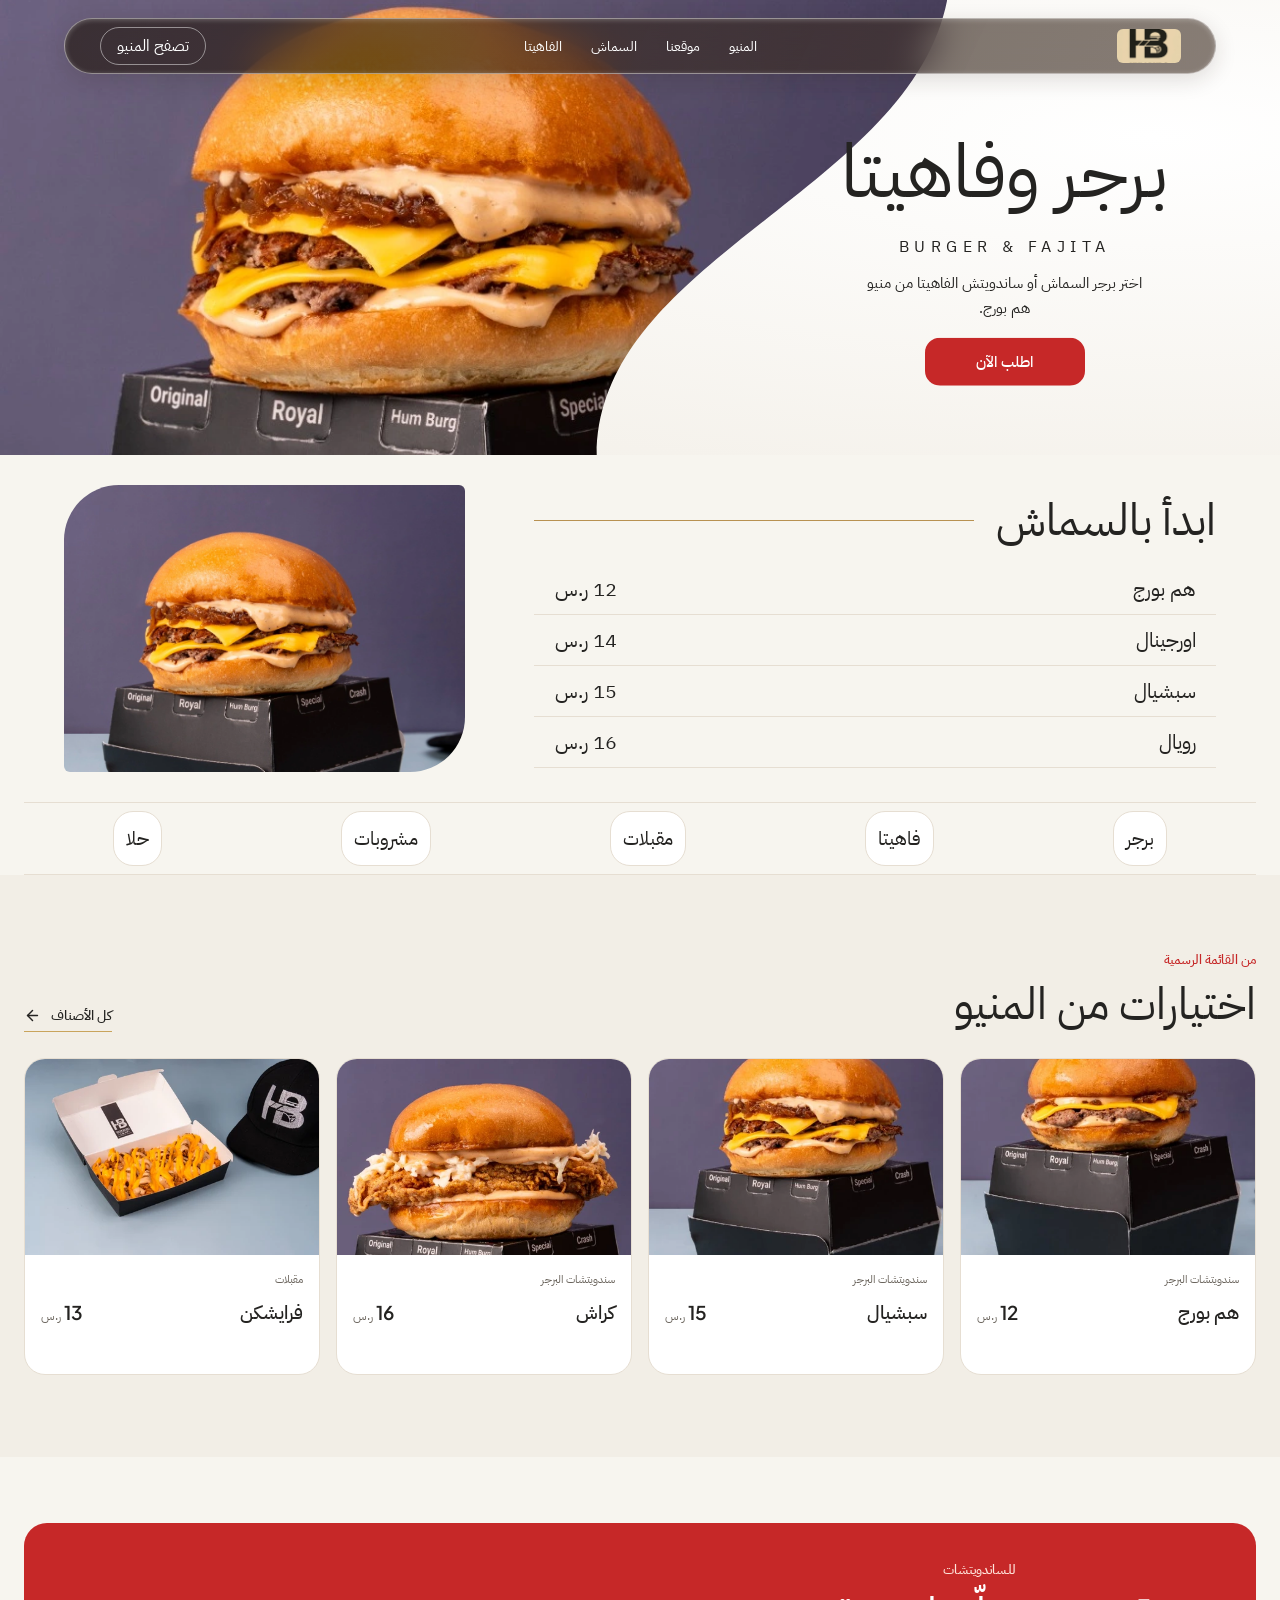
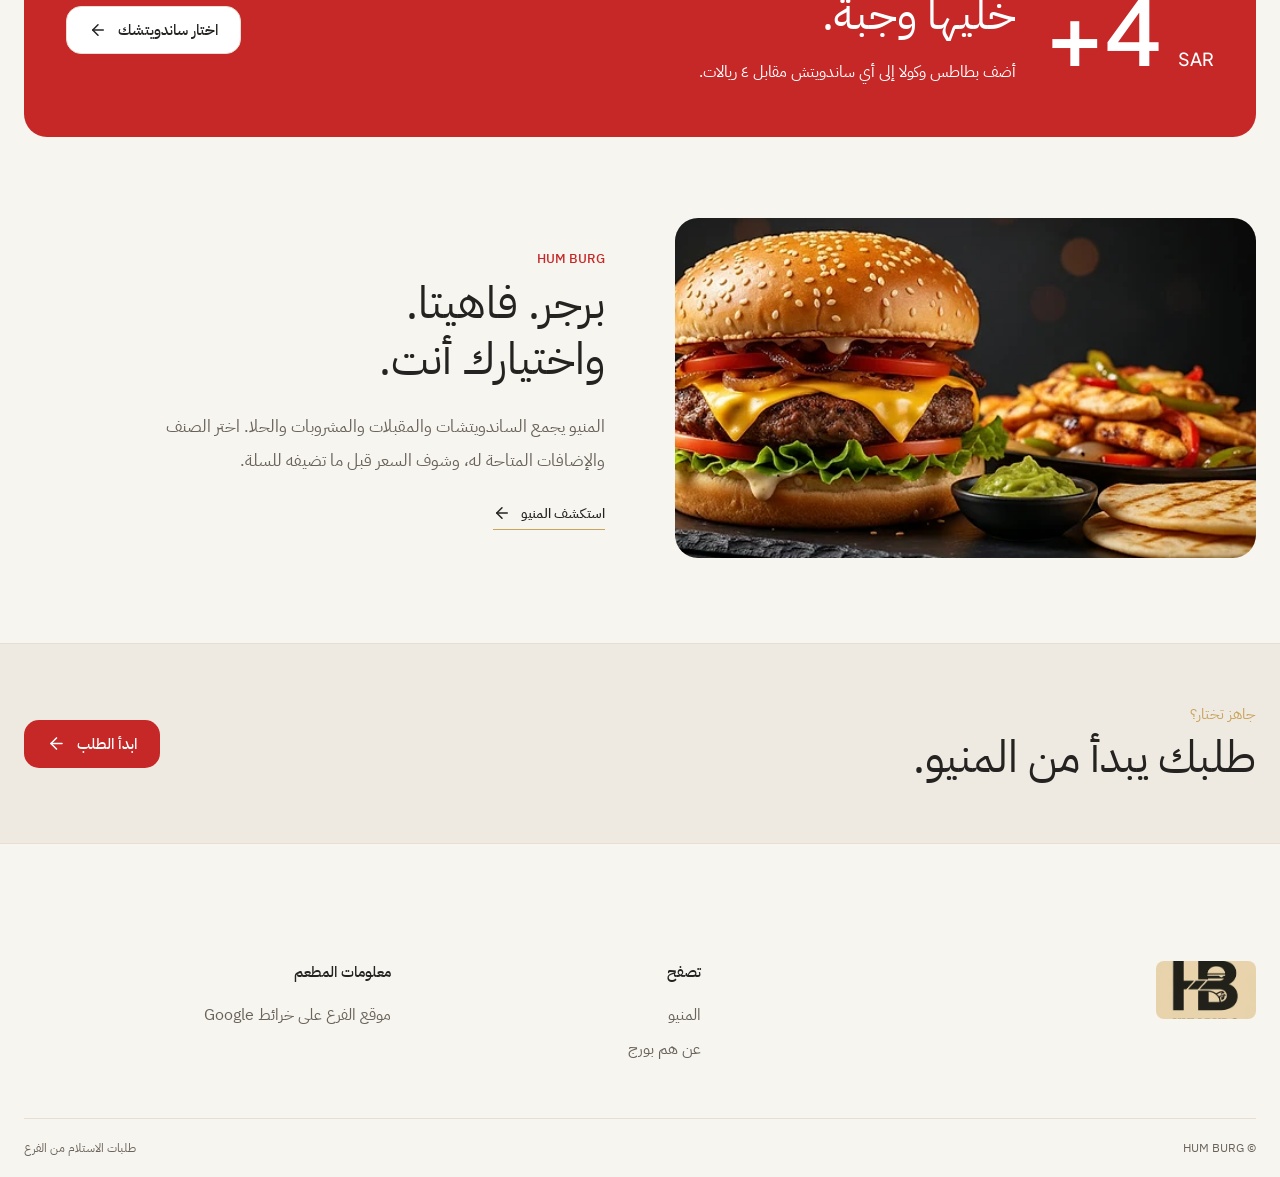
<file: index.html>
<!doctype html><html lang="ar" dir="rtl" data-theme="day" style="color-scheme: light;"><head><link rel="stylesheet" href="./site.css?v=brand2"><meta charset="utf-8"><meta name="viewport" content="width=device-width, initial-scale=1"><title>هم بورج | HUM BURG</title><meta name="description" content="سندويتشات البرجر والفاهيتا بطابع هم بورج."></head><body><div hidden=""><!--$--><!--/$--></div><!--$--><main class="storefront"><header class="site-header glass-bar"><div class="header-inner"><a class="official-logo" href="./index.html" aria-label="هم بورج، الرئيسية"><img src="./assets/hum-burg-logo-original.jpg" width="106" height="61" alt="شعار HUM BURG الرسمي"></a><nav class="site-nav" aria-label="التنقل الرئيسي"><a href="./menu.html">المنيو</a><a href="https://maps.app.goo.gl/qqPLdEoL6raRK5sS6?g_st=aw">موقعنا</a><a href="#smash">السماش</a><a href="./menu.html?category=فاهيتا">الفاهيتا</a></nav><a class="preview-order" href="./menu.html">تصفح المنيو</a></div></header><section class="cover-curve"><svg width="0" height="0" aria-hidden="true"><defs><clipPath id="burger-curve" clipPathUnits="objectBoundingBox"><path d="M0 0H1C.96 .42 .63 .57 .63 1H0Z"></path></clipPath></defs></svg><img class="cover-photo" src="./images/brand/house-burger.webp" alt="برجر هم بورج" fetchpriority="high"><div class="cover-title"><h1>برجر وفاهيتا</h1><span dir="ltr">BURGER &amp; FAJITA</span><p>اختر برجر السماش أو ساندويتش الفاهيتا من منيو هم بورج.</p><a class="button button-red" href="./menu.html">اطلب الآن</a></div></section><section class="paper-menu" id="smash"><div class="paper-entries"><h2>ابدأ بالسماش</h2><a class="paper-entry" href="./menu.html?item=hum-burg"><span>هم بورج</span><span>12 ر.س</span></a><a class="paper-entry" href="./menu.html?item=original"><span>اورجينال</span><span>14 ر.س</span></a><a class="paper-entry" href="./menu.html?item=special"><span>سبشيال</span><span>15 ر.س</span></a><a class="paper-entry" href="./menu.html?item=royal"><span>رويال</span><span>16 ر.س</span></a></div><img class="paper-photo smash-photo" src="./images/brand/house-burger.webp" alt="برجر هم بورج"></section><nav class="house-index page-width" id="categories" aria-label="أقسام المنيو"><a class="category-card" href="./menu.html?category=%D8%A8%D8%B1%D8%AC%D8%B1">برجر</a><a class="category-card" href="./menu.html?category=%D9%81%D8%A7%D9%87%D9%8A%D8%AA%D8%A7">فاهيتا</a><a class="category-card" href="./menu.html?category=%D9%85%D9%82%D8%A8%D9%84%D8%A7%D8%AA">مقبلات</a><a class="category-card" href="./menu.html?category=%D9%85%D8%B4%D8%B1%D9%88%D8%A8%D8%A7%D8%AA">مشروبات</a><a class="category-card" href="./menu.html?category=%D8%AD%D9%84%D8%A7">حلا</a></nav><section class="featured-section" id="featured"><div class="page-width"><div class="section-title"><div><span class="section-mark">من القائمة الرسمية</span><h2>اختيارات من المنيو</h2></div><a class="text-link" href="./menu.html">كل الأصناف<!-- --> <svg xmlns="http://www.w3.org/2000/svg" width="17" height="17" viewBox="0 0 24 24" fill="none" stroke="currentColor" stroke-width="2" stroke-linecap="round" stroke-linejoin="round" class="lucide lucide-arrow-left"><path d="m12 19-7-7 7-7"></path><path d="M19 12H5"></path></svg></a></div><div class="featured-grid"><article class="product-card product-card-featured"><div class="product-card-media"><img class="product-image-svg" width="540" height="420" src="./images/scaled/product-hum-burg-480.webp" sizes="(max-width: 760px) 55vw, 420px" loading="lazy" decoding="async" style="object-fit:cover;width:100%;height:100%;object-position:center" alt="صورة هم بورج من المنيو"></div><div class="product-card-content"><div class="product-card-meta"><span>سندويتشات البرجر</span></div><div class="product-title-row"><h3>هم بورج</h3><strong class="menu-price">12<!-- --> <small>ر.س</small></strong></div><div class="product-card-bottom"></div></div></article><article class="product-card product-card-featured"><div class="product-card-media"><img class="product-image-svg" width="540" height="420" src="./images/scaled/product-special-480.webp" sizes="(max-width: 760px) 55vw, 420px" loading="lazy" decoding="async" style="object-fit:cover;width:100%;height:100%;object-position:center" alt="صورة سبشيال من المنيو"></div><div class="product-card-content"><div class="product-card-meta"><span>سندويتشات البرجر</span></div><div class="product-title-row"><h3>سبشيال</h3><strong class="menu-price">15<!-- --> <small>ر.س</small></strong></div><div class="product-card-bottom"></div></div></article><article class="product-card product-card-featured"><div class="product-card-media"><img class="product-image-svg" width="770" height="515" src="./images/scaled/product-crash-480.webp" sizes="(max-width: 760px) 55vw, 420px" loading="lazy" decoding="async" style="object-fit:cover;width:100%;height:100%;object-position:center" alt="صورة كراش من المنيو"></div><div class="product-card-content"><div class="product-card-meta"><span>سندويتشات البرجر</span></div><div class="product-title-row"><h3>كراش</h3><strong class="menu-price">16<!-- --> <small>ر.س</small></strong></div><div class="product-card-bottom"></div></div></article><article class="product-card product-card-featured"><div class="product-card-media"><img class="product-image-svg" width="1600" height="1066" src="./images/scaled/product-freischken-480.webp" sizes="(max-width: 760px) 55vw, 420px" loading="lazy" decoding="async" style="object-fit:cover;width:100%;height:100%;object-position:center" alt="صورة فرايشكن من المنيو"></div><div class="product-card-content"><div class="product-card-meta"><span>مقبلات</span></div><div class="product-title-row"><h3>فرايشكن</h3><strong class="menu-price">13<!-- --> <small>ر.س</small></strong></div><div class="product-card-bottom"></div></div></article></div></div></section><section class="combo-section"><div class="page-width combo-inner"><div class="combo-number" dir="ltr">+4 <small>SAR</small></div><div class="combo-text"><span class="section-mark">للـساندويتشات</span><h2>خلّيها وجبة.</h2><p>أضف بطاطس وكولا إلى أي ساندويتش مقابل ٤ ريالات.</p></div><a class="button button-white" href="./menu.html">اختار ساندويتشك<!-- --> <svg xmlns="http://www.w3.org/2000/svg" width="18" height="18" viewBox="0 0 24 24" fill="none" stroke="currentColor" stroke-width="2" stroke-linecap="round" stroke-linejoin="round" class="lucide lucide-arrow-left"><path d="m12 19-7-7 7-7"></path><path d="M19 12H5"></path></svg></a></div></section><section class="about-section page-width" id="about"><div class="about-visual" role="img" aria-label="صورة برجر وفاهيتا من مواد هم بورج"></div><div class="about-copy"><span class="section-mark">HUM BURG</span><h2>برجر. فاهيتا.<br>واختيارك أنت.</h2><p>المنيو يجمع الساندويتشات والمقبلات والمشروبات والحلا. اختر الصنف والإضافات المتاحة له، وشوف السعر قبل ما تضيفه للسلة.</p><a class="text-link" href="./menu.html">استكشف المنيو<!-- --> <svg xmlns="http://www.w3.org/2000/svg" width="18" height="18" viewBox="0 0 24 24" fill="none" stroke="currentColor" stroke-width="2" stroke-linecap="round" stroke-linejoin="round" class="lucide lucide-arrow-left"><path d="m12 19-7-7 7-7"></path><path d="M19 12H5"></path></svg></a></div></section><section class="final-cta"><div class="page-width"><div><span>جاهز تختار؟</span><h2>طلبك يبدأ من المنيو.</h2></div><a class="button button-red" href="./menu.html">ابدأ الطلب<!-- --> <svg xmlns="http://www.w3.org/2000/svg" width="19" height="19" viewBox="0 0 24 24" fill="none" stroke="currentColor" stroke-width="2" stroke-linecap="round" stroke-linejoin="round" class="lucide lucide-arrow-left"><path d="m12 19-7-7 7-7"></path><path d="M19 12H5"></path></svg></a></div></section><footer class="site-footer" id="contact"><div class="page-width footer-grid"><div><a class="official-logo footer-logo" href="./index.html"><img src="./assets/hum-burg-logo-original.jpg" alt="شعار HUM BURG الرسمي"></a></div><div><h3>تصفح</h3><a href="./menu.html">المنيو</a><a href="#about">عن هم بورج</a></div><div><h3>معلومات المطعم</h3><a href="https://maps.app.goo.gl/qqPLdEoL6raRK5sS6?g_st=aw" target="_blank" rel="noopener noreferrer">موقع الفرع على خرائط Google</a></div></div><div class="page-width footer-bottom">© HUM BURG <span>طلبات الاستلام من الفرع</span></div></footer></main><!--$--><!--/$--><!--/$--><next-route-announcer style="position: absolute;"></next-route-announcer><script src="./preview.js"></script></body></html>
</file>
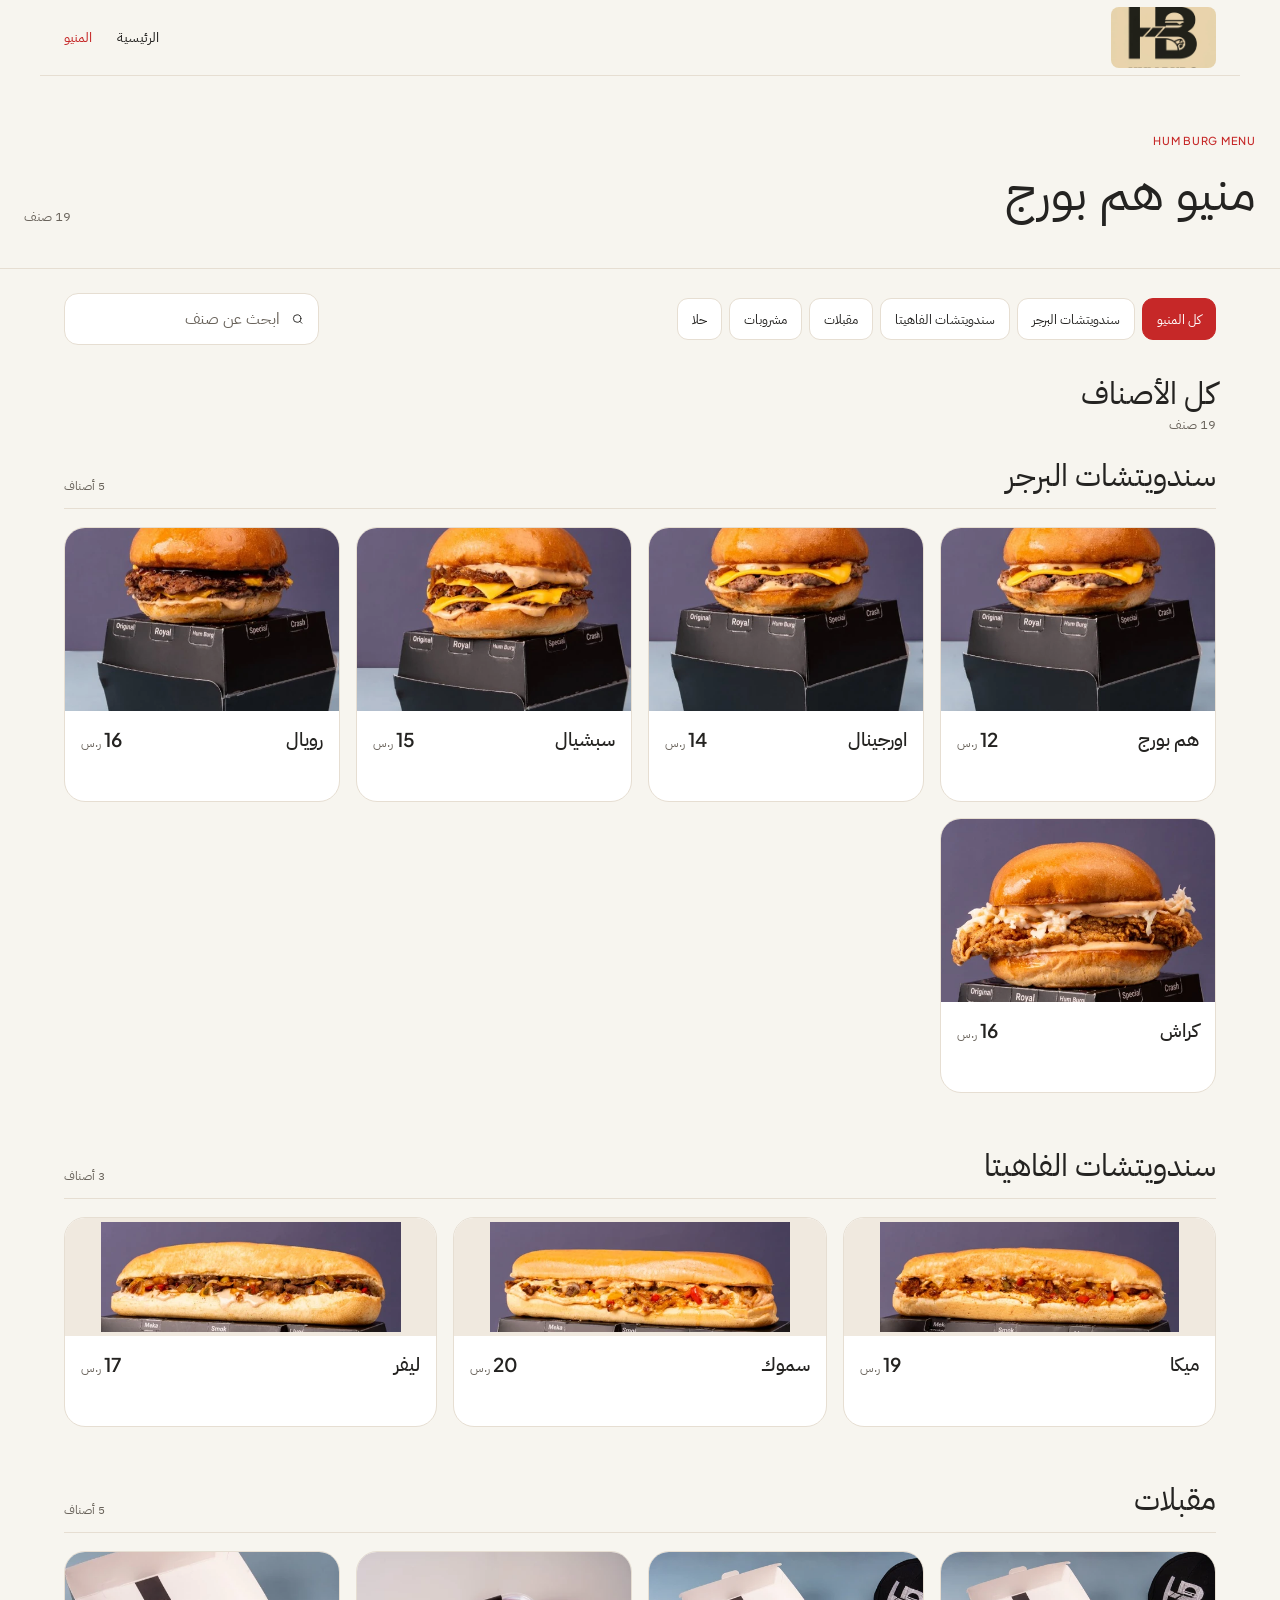
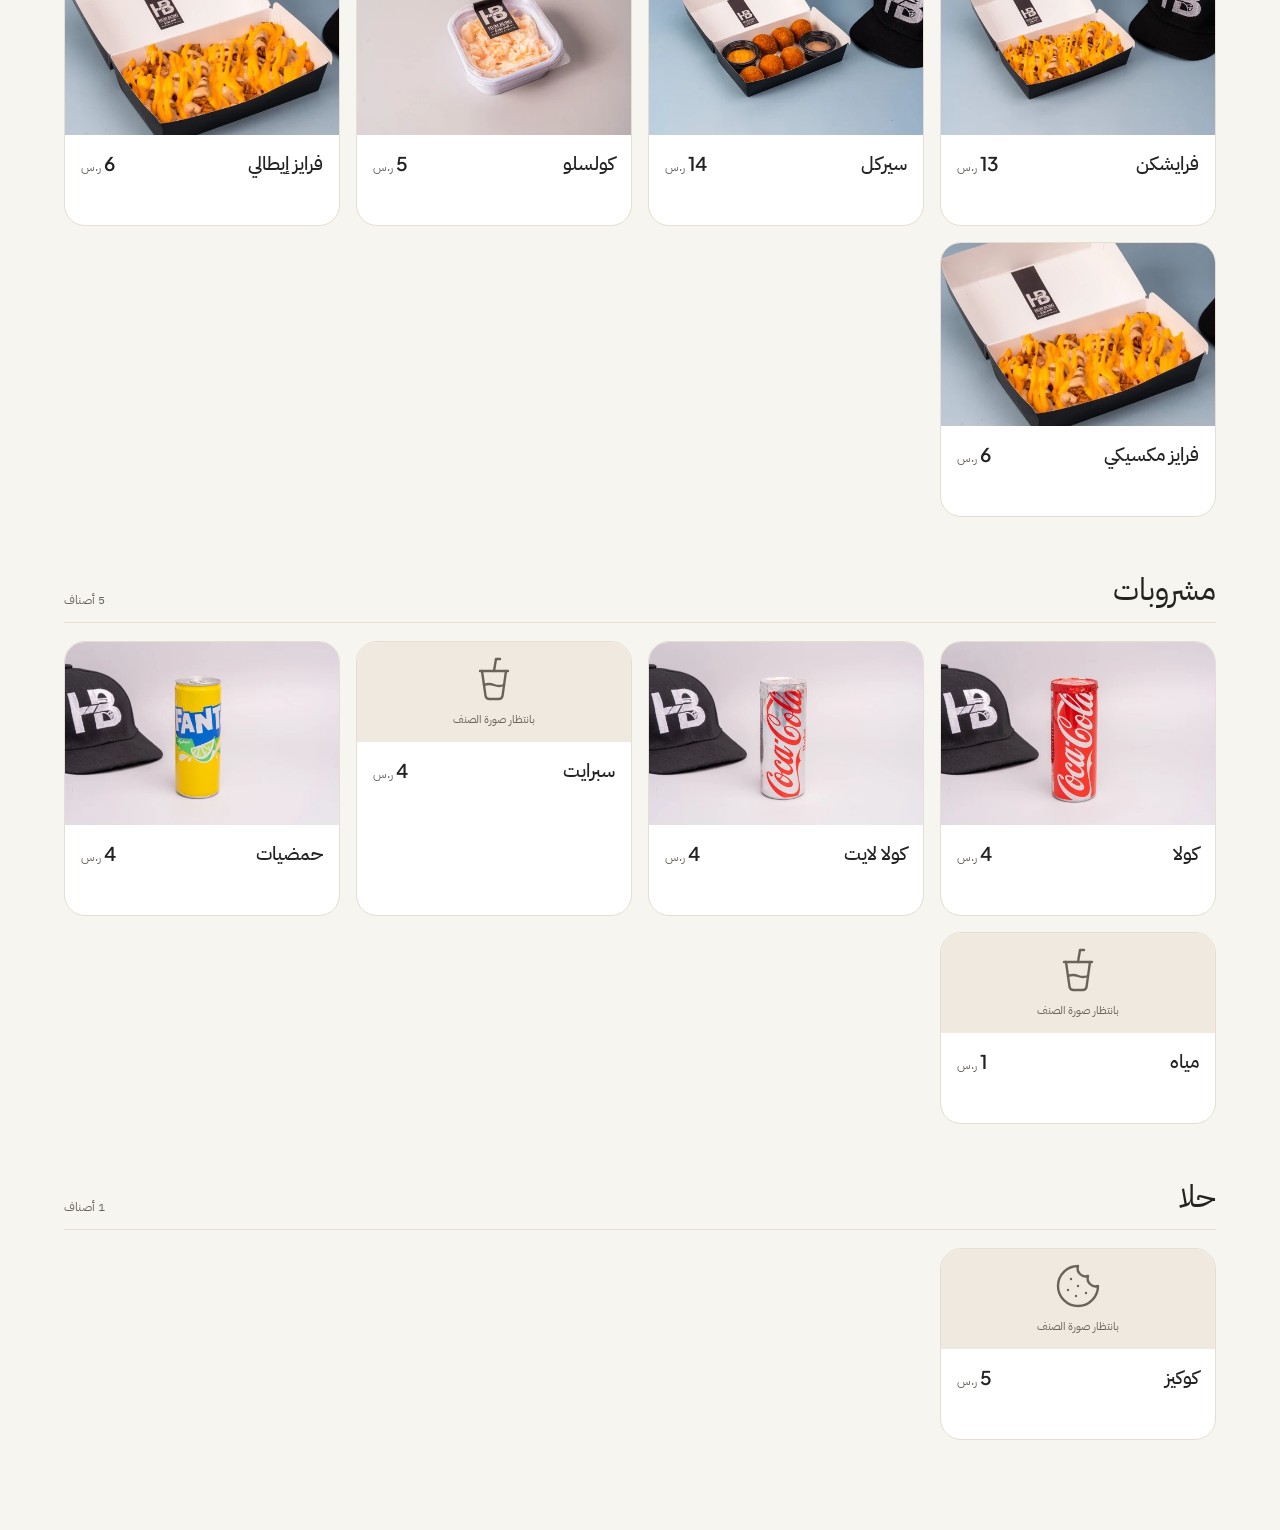
<file: menu.html>
<!doctype html><html lang="ar" dir="rtl" data-theme="day" style="color-scheme: light;"><head><link rel="stylesheet" href="./site.css?v=brand2"><meta charset="utf-8"><meta name="viewport" content="width=device-width, initial-scale=1"><title>هم بورج | HUM BURG</title><meta name="description" content="سندويتشات البرجر والفاهيتا بطابع هم بورج."></head><body><div hidden=""><!--$--><!--/$--></div><!--$--><main class="menu-page"><header class="inner-nav"><a class="menu-official-logo" href="./index.html" aria-label="هم بورج، الرئيسية"><img src="./assets/hum-burg-logo-original.jpg" width="105" height="61" alt="شعار HUM BURG الرسمي"></a><nav><a href="./index.html">الرئيسية</a><a class="active" href="./menu.html">المنيو</a></nav></header><section class="menu-hero"><div class="menu-hero-inner page-width"><div><span class="eyebrow">HUM BURG MENU</span><h1>منيو هم بورج</h1></div><span class="menu-hero-count">19<!-- --> <!-- -->صنف</span></div></section><section class="menu-catalog"><div class="menu-catalog-inner page-width"><div class="menu-filterbar"><div class="menu-tabs" role="group" aria-label="تصفية حسب الفئة"><button class="selected">كل المنيو</button><button class="">سندويتشات البرجر</button><button class="">سندويتشات الفاهيتا</button><button class="">مقبلات</button><button class="">مشروبات</button><button class="">حلا</button></div><label class="search"><svg xmlns="http://www.w3.org/2000/svg" width="18" height="18" viewBox="0 0 24 24" fill="none" stroke="currentColor" stroke-width="2" stroke-linecap="round" stroke-linejoin="round" class="lucide lucide-search"><circle cx="11" cy="11" r="8"></circle><path d="m21 21-4.3-4.3"></path></svg><input placeholder="ابحث عن صنف" aria-label="ابحث عن صنف" value=""></label></div><div class="catalog-toolbar"><div><h2>كل الأصناف</h2><p>19<!-- --> <!-- -->صنف</p></div></div><div class="catalog-groups"><section class="catalog-group"><div class="catalog-group-heading"><div><h3>سندويتشات البرجر</h3></div><small>5<!-- --> <!-- -->أصناف</small></div><div class="catalog-grid"><article class="product-card"><div class="product-card-media"><img class="product-image-svg" width="540" height="420" src="./images/scaled/product-hum-burg-480.webp" sizes="(max-width: 760px) 55vw, 420px" loading="lazy" decoding="async" style="object-fit:cover;width:100%;height:100%;object-position:center" alt="صورة هم بورج من المنيو"></div><div class="product-card-content"><div class="product-title-row"><h3>هم بورج</h3><strong class="menu-price">12<!-- --> <small>ر.س</small></strong></div><div class="product-card-bottom"></div></div></article><article class="product-card"><div class="product-card-media"><img class="product-image-svg" width="540" height="420" src="./images/scaled/product-original-480.webp" sizes="(max-width: 760px) 55vw, 420px" loading="lazy" decoding="async" style="object-fit:cover;width:100%;height:100%;object-position:center" alt="صورة اورجينال من المنيو"></div><div class="product-card-content"><div class="product-title-row"><h3>اورجينال</h3><strong class="menu-price">14<!-- --> <small>ر.س</small></strong></div><div class="product-card-bottom"></div></div></article><article class="product-card"><div class="product-card-media"><img class="product-image-svg" width="540" height="420" src="./images/scaled/product-special-480.webp" sizes="(max-width: 760px) 55vw, 420px" loading="lazy" decoding="async" style="object-fit:cover;width:100%;height:100%;object-position:center" alt="صورة سبشيال من المنيو"></div><div class="product-card-content"><div class="product-title-row"><h3>سبشيال</h3><strong class="menu-price">15<!-- --> <small>ر.س</small></strong></div><div class="product-card-bottom"></div></div></article><article class="product-card"><div class="product-card-media"><img class="product-image-svg" width="540" height="420" src="./images/scaled/product-royal-480.webp" sizes="(max-width: 760px) 55vw, 420px" loading="lazy" decoding="async" style="object-fit:cover;width:100%;height:100%;object-position:center" alt="صورة رويال من المنيو"></div><div class="product-card-content"><div class="product-title-row"><h3>رويال</h3><strong class="menu-price">16<!-- --> <small>ر.س</small></strong></div><div class="product-card-bottom"></div></div></article><article class="product-card"><div class="product-card-media"><img class="product-image-svg" width="770" height="515" src="./images/scaled/product-crash-480.webp" sizes="(max-width: 760px) 55vw, 420px" loading="lazy" decoding="async" style="object-fit:cover;width:100%;height:100%;object-position:center" alt="صورة كراش من المنيو"></div><div class="product-card-content"><div class="product-title-row"><h3>كراش</h3><strong class="menu-price">16<!-- --> <small>ر.س</small></strong></div><div class="product-card-bottom"></div></div></article></div></section><section class="catalog-group catalog-group-fajita"><div class="catalog-group-heading"><div><h3>سندويتشات الفاهيتا</h3></div><small>3<!-- --> <!-- -->أصناف</small></div><div class="catalog-grid"><article class="product-card product-card-fajita"><div class="product-card-media"><img class="product-image-svg" width="1020" height="375" src="./images/scaled/product-meka-480.webp" sizes="(max-width: 760px) 55vw, 420px" loading="lazy" decoding="async" style="object-fit:contain;width:100%;height:100%;object-position:center" alt="صورة ميكا من المنيو"></div><div class="product-card-content"><div class="product-title-row"><h3>ميكا</h3><strong class="menu-price">19<!-- --> <small>ر.س</small></strong></div><div class="product-card-bottom"></div></div></article><article class="product-card product-card-fajita"><div class="product-card-media"><img class="product-image-svg" width="1020" height="375" src="./images/scaled/product-smok-480.webp" sizes="(max-width: 760px) 55vw, 420px" loading="lazy" decoding="async" style="object-fit:contain;width:100%;height:100%;object-position:center" alt="صورة سموك من المنيو"></div><div class="product-card-content"><div class="product-title-row"><h3>سموك</h3><strong class="menu-price">20<!-- --> <small>ر.س</small></strong></div><div class="product-card-bottom"></div></div></article><article class="product-card product-card-fajita"><div class="product-card-media"><img class="product-image-svg" width="1020" height="375" src="./images/scaled/product-liver-480.webp" sizes="(max-width: 760px) 55vw, 420px" loading="lazy" decoding="async" style="object-fit:contain;width:100%;height:100%;object-position:center" alt="صورة ليفر من المنيو"></div><div class="product-card-content"><div class="product-title-row"><h3>ليفر</h3><strong class="menu-price">17<!-- --> <small>ر.س</small></strong></div><div class="product-card-bottom"></div></div></article></div></section><section class="catalog-group"><div class="catalog-group-heading"><div><h3>مقبلات</h3></div><small>5<!-- --> <!-- -->أصناف</small></div><div class="catalog-grid"><article class="product-card"><div class="product-card-media"><img class="product-image-svg" width="1600" height="1066" src="./images/scaled/product-freischken-480.webp" sizes="(max-width: 760px) 55vw, 420px" loading="lazy" decoding="async" style="object-fit:cover;width:100%;height:100%;object-position:center" alt="صورة فرايشكن من المنيو"></div><div class="product-card-content"><div class="product-title-row"><h3>فرايشكن</h3><strong class="menu-price">13<!-- --> <small>ر.س</small></strong></div><div class="product-card-bottom"></div></div></article><article class="product-card"><div class="product-card-media"><img class="product-image-svg" width="1600" height="1066" src="./images/scaled/product-circle-480.webp" sizes="(max-width: 760px) 55vw, 420px" loading="lazy" decoding="async" style="object-fit:cover;width:100%;height:100%;object-position:center" alt="صورة سيركل من المنيو"></div><div class="product-card-content"><div class="product-title-row"><h3>سيركل</h3><strong class="menu-price">14<!-- --> <small>ر.س</small></strong></div><div class="product-card-bottom"></div></div></article><article class="product-card"><div class="product-card-media"><img class="product-image-svg" width="1600" height="1066" src="./images/scaled/product-coleslaw-480.webp" sizes="(max-width: 760px) 55vw, 420px" loading="lazy" decoding="async" style="object-fit:cover;width:100%;height:100%;object-position:center" alt="صورة كولسلو من المنيو"></div><div class="product-card-content"><div class="product-title-row"><h3>كولسلو</h3><strong class="menu-price">5<!-- --> <small>ر.س</small></strong></div><div class="product-card-bottom"></div></div></article><article class="product-card"><div class="product-card-media"><img class="product-image-svg" width="640" height="500" src="./images/scaled/product-italian-fries-480.webp" sizes="(max-width: 760px) 55vw, 420px" loading="lazy" decoding="async" style="object-fit:cover;width:100%;height:100%;object-position:center" alt="صورة فرايز إيطالي من المنيو"></div><div class="product-card-content"><div class="product-title-row"><h3>فرايز إيطالي</h3><strong class="menu-price">6<!-- --> <small>ر.س</small></strong></div><div class="product-card-bottom"></div></div></article><article class="product-card"><div class="product-card-media"><img class="product-image-svg" width="640" height="500" src="./images/scaled/product-mexican-fries-480.webp" sizes="(max-width: 760px) 55vw, 420px" loading="lazy" decoding="async" style="object-fit:cover;width:100%;height:100%;object-position:center" alt="صورة فرايز مكسيكي من المنيو"></div><div class="product-card-content"><div class="product-title-row"><h3>فرايز مكسيكي</h3><strong class="menu-price">6<!-- --> <small>ر.س</small></strong></div><div class="product-card-bottom"></div></div></article></div></section><section class="catalog-group"><div class="catalog-group-heading"><div><h3>مشروبات</h3></div><small>5<!-- --> <!-- -->أصناف</small></div><div class="catalog-grid"><article class="product-card"><div class="product-card-media"><img class="product-image-svg" width="1600" height="1066" src="./images/scaled/product-cola-480.webp" sizes="(max-width: 760px) 55vw, 420px" loading="lazy" decoding="async" style="object-fit:cover;width:100%;height:100%;object-position:center" alt="صورة كولا من المنيو"></div><div class="product-card-content"><div class="product-title-row"><h3>كولا</h3><strong class="menu-price">4<!-- --> <small>ر.س</small></strong></div><div class="product-card-bottom"></div></div></article><article class="product-card"><div class="product-card-media"><img class="product-image-svg" width="1600" height="1066" src="./images/scaled/product-cola-light-480.webp" sizes="(max-width: 760px) 55vw, 420px" loading="lazy" decoding="async" style="object-fit:cover;width:100%;height:100%;object-position:center" alt="صورة كولا لايت من المنيو"></div><div class="product-card-content"><div class="product-title-row"><h3>كولا لايت</h3><strong class="menu-price">4<!-- --> <small>ر.س</small></strong></div><div class="product-card-bottom"></div></div></article><article class="product-card product-card-no-image"><div class="product-card-media"><div class="product-card-fallback product-card-fallback-branded"><span class="product-fallback-icon"><svg xmlns="http://www.w3.org/2000/svg" width="48" height="48" viewBox="0 0 24 24" fill="none" stroke="currentColor" stroke-width="1.2" stroke-linecap="round" stroke-linejoin="round" class="lucide lucide-cup-soda"><path d="m6 8 1.75 12.28a2 2 0 0 0 2 1.72h4.54a2 2 0 0 0 2-1.72L18 8"></path><path d="M5 8h14"></path><path d="M7 15a6.47 6.47 0 0 1 5 0 6.47 6.47 0 0 0 5 0"></path><path d="m12 8 1-6h2"></path></svg></span><small>بانتظار صورة الصنف</small></div></div><div class="product-card-content"><div class="product-title-row"><h3>سبرايت</h3><strong class="menu-price">4<!-- --> <small>ر.س</small></strong></div><div class="product-card-bottom"></div></div></article><article class="product-card"><div class="product-card-media"><img class="product-image-svg" width="1600" height="1066" src="./images/scaled/product-citrus-480.webp" sizes="(max-width: 760px) 55vw, 420px" loading="lazy" decoding="async" style="object-fit:cover;width:100%;height:100%;object-position:center" alt="صورة حمضيات من المنيو"></div><div class="product-card-content"><div class="product-title-row"><h3>حمضيات</h3><strong class="menu-price">4<!-- --> <small>ر.س</small></strong></div><div class="product-card-bottom"></div></div></article><article class="product-card product-card-no-image"><div class="product-card-media"><div class="product-card-fallback product-card-fallback-branded"><span class="product-fallback-icon"><svg xmlns="http://www.w3.org/2000/svg" width="48" height="48" viewBox="0 0 24 24" fill="none" stroke="currentColor" stroke-width="1.2" stroke-linecap="round" stroke-linejoin="round" class="lucide lucide-cup-soda"><path d="m6 8 1.75 12.28a2 2 0 0 0 2 1.72h4.54a2 2 0 0 0 2-1.72L18 8"></path><path d="M5 8h14"></path><path d="M7 15a6.47 6.47 0 0 1 5 0 6.47 6.47 0 0 0 5 0"></path><path d="m12 8 1-6h2"></path></svg></span><small>بانتظار صورة الصنف</small></div></div><div class="product-card-content"><div class="product-title-row"><h3>مياه</h3><strong class="menu-price">1<!-- --> <small>ر.س</small></strong></div><div class="product-card-bottom"></div></div></article></div></section><section class="catalog-group"><div class="catalog-group-heading"><div><h3>حلا</h3></div><small>1<!-- --> <!-- -->أصناف</small></div><div class="catalog-grid"><article class="product-card product-card-no-image"><div class="product-card-media"><div class="product-card-fallback product-card-fallback-branded"><span class="product-fallback-icon"><svg xmlns="http://www.w3.org/2000/svg" width="48" height="48" viewBox="0 0 24 24" fill="none" stroke="currentColor" stroke-width="1.2" stroke-linecap="round" stroke-linejoin="round" class="lucide lucide-cookie"><path d="M12 2a10 10 0 1 0 10 10 4 4 0 0 1-5-5 4 4 0 0 1-5-5"></path><path d="M8.5 8.5v.01"></path><path d="M16 15.5v.01"></path><path d="M12 12v.01"></path><path d="M11 17v.01"></path><path d="M7 14v.01"></path></svg></span><small>بانتظار صورة الصنف</small></div></div><div class="product-card-content"><div class="product-title-row"><h3>كوكيز</h3><strong class="menu-price">5<!-- --> <small>ر.س</small></strong></div><div class="product-card-bottom"></div></div></article></div></section></div></div></section></main><!--$--><!--/$--><!--/$--><next-route-announcer style="position: absolute;"></next-route-announcer><script src="./preview.js"></script></body></html>
</file>
<file: site.css>
@import url("https://fonts.googleapis.com/css2?family=IBM+Plex+Sans+Arabic:wght@400;500;600;700&family=Plus+Jakarta+Sans:wght@500;600;700;800&display=swap");@font-face{font-family:FreePalestine;src:url(./fonts/FreePalestineVF.ttf) format("truetype");font-display:swap}:root{--body:"IBM Plex Sans Arabic",sans-serif;--display:FreePalestine,"IBM Plex Sans Arabic",sans-serif}*{box-sizing:border-box}html{scroll-behavior:smooth}body{margin:0;background:var(--bg);color:var(--white);font-family:var(--body)}button,input{font:inherit}button{cursor:pointer}a{text-decoration:none;color:inherit}img{max-width:100%}.page-width{width:min(100% - 80px,1440px);margin-inline:auto}:focus-visible{outline:2px solid var(--red-light)}.button{display:inline-flex;align-items:center;justify-content:center;gap:20px;padding:0 25px;font-weight:700;font-size:15px;border:1px solid transparent;transition:background .2s,transform .2s}.button-red{color:white}.button-red:hover{background:var(--red-light)}.button-outline{border-color:#777;color:white;background:rgba(0,0,0,.25)}.button-white{background:white}.text-link{display:inline-flex;align-items:center;gap:10px;font-weight:700;border-bottom:1px solid var(--red);padding-bottom:7px}.site-header{background:#0D0D0E;z-index:30;border-bottom:1px solid #29292b}.header-inner{height:88px;width:min(100% - 80px,1440px);margin:auto;display:flex;align-items:center;justify-content:space-between;gap:35px}.official-logo{width:115px;height:67px;position:relative;background:#171719}.official-logo img{position:absolute;width:235px;max-width:none;height:235px;left:-60px;top:-49px;filter:grayscale(1) invert(1);mix-blend-mode:screen}.site-nav{display:flex;align-items:center;gap:34px;font-weight:600}.site-nav a:hover{color:var(--red-light)}.header-actions{display:flex;align-items:center;gap:18px}.language-button{border:0;background:none;font-size:13px}.icon-button{border:0;background:none;color:white;display:grid;place-items:center;width:42px;height:42px}.cart-trigger{position:relative}.cart-trigger span{position:absolute;top:-1px;left:0;border-radius:50%;font:700 10px/17px var(--body);width:17px;height:17px}.mobile-trigger{display:none}.hero{position:relative;min-height:690px;display:flex;align-items:center;overflow:hidden;background:#09090a}.hero-photo{background-image:url(./assets/hum-burg-campaign.jpg);background-position:center 55%;opacity:.9}.hero-photo,.hero-shade{position:absolute;inset:0}.hero-shade{background:linear-gradient(270deg,#0D0D0E 3%,rgba(13,13,14,.97) 27%,rgba(13,13,14,.71) 46%,rgba(13,13,14,.04) 77%),linear-gradient(0deg,#0D0D0E,transparent 20%)}.hero-content{position:relative;z-index:1;padding:70px 0 110px}.hero-kicker{font:700 12px Plus Jakarta Sans,sans-serif;letter-spacing:2px;color:var(--red-light)}.hero h1{font-size:clamp(66px,7.1vw,124px);line-height:1.06;max-width:730px;margin:24px 0 25px}.hero h1 span{color:var(--red-light)}.hero p{font-size:19px;line-height:1.85;max-width:510px;color:#ddd}.hero-buttons{gap:12px;flex-wrap:wrap}.hero-bottom{position:absolute;bottom:30px;left:0;right:0;display:flex;justify-content:space-between;color:#b8b8b8;font-size:11px;letter-spacing:1px}.section-title{gap:20px;margin-bottom:32px}.about-copy h2,.combo-text h2,.final-cta h2,.section-title h2{font:700 clamp(38px,4vw,66px)/1.16 var(--display);margin:9px 0 0}.section-mark{color:var(--red-light);font-weight:700}.category-section{padding-block:100px}.category-grid{grid-gap:10px;gap:10px}.category-tile{min-height:220px;background:var(--surface);padding:24px;display:flex;flex-direction:column;position:relative;border-bottom:3px solid var(--red);transition:background .25s,transform .25s}.category-tile:hover{background:var(--card);transform:translateY(-4px)}.category-index{font:800 12px Plus Jakarta Sans;color:var(--red-light)}.category-name{font:700 clamp(24px,2.2vw,37px)/1.3 var(--display);margin:auto 0 0}.category-english{font:700 10px Plus Jakarta Sans;letter-spacing:1px;color:var(--muted);margin-top:5px}.category-tile svg{position:absolute;top:22px;left:22px;color:var(--red-light)}.featured-grid{display:grid;grid-template-columns:repeat(4,1fr);grid-gap:17px;gap:17px}.food-card{min-width:0}.food-frame{height:270px;background:radial-gradient(circle at 50% 65%,#38383a 0,#202023 58%);position:relative;overflow:hidden}.food-frame-label{position:absolute;left:17px;top:16px;color:#777;font:800 clamp(24px,3vw,42px) Plus Jakarta Sans;letter-spacing:-2px}.food-placeholder{height:100%;display:grid;align-content:center;justify-items:center;text-align:center;grid-gap:6px;gap:6px;position:relative}.food-placeholder:before{content:"";display:block;width:126px;height:126px;border:2px solid #555;border-radius:50%;background:radial-gradient(circle,#29292b,#202023);margin-bottom:12px}.food-placeholder>span{position:absolute;top:45%;font:700 27px var(--display)}.food-placeholder small{color:var(--muted);font-size:11px}.food-counter{position:absolute;right:17px;top:16px;color:var(--red-light);font:700 12px Plus Jakarta Sans}.food-info{display:flex;justify-content:space-between;gap:10px;align-items:flex-end;padding:18px 19px}.food-info h3{font:700 31px var(--display);margin:4px 0 0}.food-price{font:800 27px Plus Jakarta Sans;white-space:nowrap}.food-price span{font:600 11px var(--body);margin-right:4px}.card-add{margin:0 19px 19px;padding:10px 0;background:transparent;border:1px solid #626265;color:white;display:flex;align-items:center;justify-content:center;gap:7px}.card-add:hover{border-color:var(--red)}.combo-section{background:var(--red);padding-block:60px}.combo-inner{display:flex;align-items:center;gap:45px}.combo-number{font:800 clamp(100px,13vw,190px)/.8 var(--display);white-space:nowrap}.combo-number span{font:600 22px var(--body);margin-right:8px}.combo-text{flex:1 1}.combo-text .section-mark{color:#f8d8d8}.combo-text p{font-size:16px;line-height:1.8;max-width:600px}.about-section{display:grid;grid-template-columns:1fr 1fr;grid-gap:8%;gap:8%;align-items:center;padding-block:125px}.about-visual{height:430px;position:relative}.about-photo{position:absolute;inset:0;background:url(./assets/hum-burg-campaign.jpg) 50%/cover;filter:grayscale(1);opacity:.65}.about-visual>span{position:absolute;bottom:20px;left:25px;font:800 47px Plus Jakarta Sans;letter-spacing:-3px}.about-copy p{color:var(--muted);font-size:17px;line-height:2;max-width:570px;margin:23px 0}.final-cta{background:var(--red-dark);text-align:center;padding:85px 0}.final-cta span{font-size:15px}.final-cta h2{margin:12px 0 30px}.site-footer{padding-top:70px}.footer-grid{display:grid;grid-template-columns:2fr 1fr 1.5fr;grid-gap:65px;gap:65px;padding-bottom:55px}.footer-logo{width:120px}.footer-grid h3{font-size:15px;margin:0 0 20px}.footer-grid a:not(.official-logo){display:block;color:var(--muted);margin:10px 0}.footer-grid p{color:var(--muted);font-size:13px;max-width:300px;line-height:1.8}.footer-bottom{border-top:1px solid var(--line);padding:20px 0;color:var(--muted);font-size:12px;display:flex;justify-content:space-between}.drawer-layer{position:fixed;inset:0;z-index:100}.drawer-backdrop{position:absolute;inset:0;background:#000b;border:0;width:100%}.cart-panel{position:absolute;left:0;top:0;bottom:0;width:min(440px,100%);background:var(--surface);padding:30px;display:flex;flex-direction:column;box-shadow:20px 0 70px #0008}.drawer-heading{display:flex;justify-content:space-between;align-items:flex-start;border-bottom:1px solid var(--line);padding-bottom:18px}.drawer-heading small{color:var(--red-light)}.drawer-heading h2{font:700 40px var(--display);margin:4px 0}.cart-items{overflow:auto;flex:1 1}.cart-item{padding:22px 0;border-bottom:1px solid var(--line);display:flex;align-items:center;justify-content:space-between}.cart-item small{color:var(--muted)}.cart-item h3{margin:2px 0;font:700 25px var(--display)}.cart-item span{font-size:13px}.quantity{display:flex;align-items:center;gap:12px}.quantity button{width:30px;height:30px;background:var(--card);border:1px solid var(--line);color:white;display:grid;place-items:center}.cart-checkout{border-top:1px solid var(--line);padding-top:20px}.cart-checkout>div{display:flex;justify-content:space-between}.cart-checkout p{font-size:11px;color:var(--muted)}.cart-checkout .button{width:100%;margin-top:15px}.cart-empty{margin:auto;text-align:center}.cart-empty svg{color:var(--red-light)}.cart-empty h3{font:700 28px var(--display)}@media(max-width:1100px){.category-grid{grid-template-columns:repeat(3,1fr)}.featured-grid{grid-template-columns:repeat(2,1fr)}.site-nav{gap:17px}.hero{min-height:630px}}@media(max-width:700px){.header-inner,.page-width{width:min(100% - 36px,1440px)}.header-inner{height:72px}.official-logo{width:84px;height:55px}.official-logo img{width:177px;height:177px;left:-45px;top:-37px}.site-nav{display:none;position:absolute;top:72px;right:0;left:0;background:var(--surface);padding:20px;flex-direction:column;align-items:stretch}.site-nav.open{display:flex}.header-actions{gap:5px}.mobile-trigger{display:grid}.header-order,.language-button{display:none}.hero{min-height:690px;align-items:flex-start}.hero-photo{background-size:auto 75%;background-repeat:no-repeat;background-position:65% top}.hero-shade{background:linear-gradient(0deg,#0D0D0E 9%,rgba(13,13,14,.95) 33%,rgba(13,13,14,.4) 65%,transparent)}.hero-content{padding-top:305px;padding-bottom:55px}.hero-kicker{font-size:9px}.hero h1{font-size:clamp(55px,13vw,78px);margin:10px 0}.hero p{font-size:15px;margin:0}.hero-buttons{margin-top:20px}.hero-buttons .button{min-height:46px;font-size:13px;padding:0 16px}.hero-bottom{bottom:14px}.category-section,.featured-section{padding-block:65px}.section-title{align-items:flex-start}.section-title h2{font-size:38px}.section-title .text-link{font-size:12px;white-space:nowrap}.category-grid{grid-template-columns:repeat(2,1fr)}.category-tile{min-height:145px;padding:17px}.category-name{font-size:25px}.category-english{font-size:8px}.category-tile svg{width:16px;top:15px;left:15px}.featured-grid{gap:10px}.food-frame{height:170px}.food-placeholder:before{width:75px;height:75px}.food-placeholder>span{font-size:19px;top:46%}.food-placeholder small{font-size:8px}.food-frame-label{font-size:19px}.food-info{padding:12px;align-items:flex-start;display:block}.food-info h3{font-size:24px}.food-info small{font-size:9px}.food-price{font-size:21px;margin-top:4px}.card-add{margin:0 12px 12px;width:calc(100% - 24px);font-size:11px}.combo-inner{display:block}.combo-number{font-size:105px}.combo-text h2{font-size:40px}.combo-text p{font-size:14px}.combo-inner .button{margin-top:15px}.about-section{grid-template-columns:1fr;padding-block:65px;gap:30px}.about-visual{height:270px}.about-copy h2{font-size:42px}.about-copy p{font-size:15px}.footer-grid{grid-template-columns:1fr 1fr;gap:20px}.footer-grid>div:first-child{grid-column:1/-1}.footer-bottom{display:block;line-height:2}}@media(prefers-reduced-motion:reduce){html{scroll-behavior:auto}*,:after,:before{animation-duration:.01ms!important;transition-duration:.01ms!important}}.inner-nav{width:min(100% - 80px,1440px);margin:auto;justify-content:space-between;gap:24px}.inner-nav,.inner-nav .logo{display:flex;align-items:center}.inner-nav .logo{font:800 22px Plus Jakarta Sans;gap:10px}.inner-nav .logo-mark{background:var(--red);padding:8px;color:white}.inner-nav .logo-copy{display:grid;line-height:1}.inner-nav .logo-copy small{font:700 11px var(--body);color:var(--muted);margin-top:5px}.inner-nav nav{display:flex;gap:25px}.inner-nav nav .active{color:var(--red-light)}.inner-cart{background:var(--red);border:0;color:white;padding:10px 17px;display:flex;gap:10px;align-items:center;position:relative}.inner-cart i{position:absolute;top:-8px;left:-8px;background:white;color:var(--red);border-radius:50%;width:20px;height:20px;text-align:center;font-size:11px}.menu-hero{background:var(--surface);padding:75px max(40px,calc((100vw - 1440px)/2));display:flex;align-items:center;justify-content:space-between;overflow:hidden}.menu-hero .eyebrow{font-size:12px;color:var(--red-light)}.menu-hero h1{font:700 clamp(55px,6vw,90px)/1 var(--display);margin:20px 0}.checkout-page h1 em,.menu-hero h1 em,.track-intro h1 em{color:var(--red-light);font-style:normal}.menu-hero-mark{font:800 130px Plus Jakarta Sans;color:#2f2f31;letter-spacing:-12px}.menu-hero-mark span{display:block;font:700 15px Plus Jakarta Sans;letter-spacing:5px;text-align:center}.menu-catalog{display:grid;grid-template-columns:250px 1fr;grid-gap:40px;gap:40px;width:min(100% - 80px,1440px);margin:auto;padding:70px 0 110px}.menu-sidebar{border-left:1px solid var(--line);padding-left:20px}.menu-sidebar>p{color:var(--muted);font-size:13px}.menu-sidebar button{display:flex;align-items:center;gap:10px;width:100%;background:transparent;border:0;color:var(--muted);padding:12px;text-align:right}.menu-sidebar button.selected,.menu-sidebar button:hover{background:var(--card);color:white}.menu-sidebar button b{margin-right:auto;color:var(--red-light)}.combo-sidebar{background:var(--red-dark);padding:20px;margin-top:35px}.combo-sidebar b,.combo-sidebar span{display:block}.combo-sidebar span{font:700 36px var(--display)}.combo-sidebar p{font-size:12px}.catalog-toolbar{display:flex;align-items:center;justify-content:space-between;margin-bottom:25px}.catalog-toolbar h2{font:700 44px var(--display);margin:0}.catalog-toolbar p{margin:0;color:var(--muted)}.search{display:flex;align-items:center;gap:10px;background:var(--surface);padding:12px 15px;min-width:250px}.search input{border:0;outline:none;background:none;color:white;min-width:0}.catalog-grid{display:grid;grid-template-columns:repeat(3,1fr);grid-gap:17px}.catalog-card{background:var(--card)}.catalog-art{height:230px;background:radial-gradient(circle,#363638,var(--card) 68%);display:flex;flex-direction:column;align-items:center;justify-content:center;gap:12px}.catalog-art>span{font:700 30px var(--display);border:2px solid #555;border-radius:50%;width:130px;height:130px;display:grid;place-items:center}.catalog-art small{color:var(--muted);font-size:11px}.catalog-info{padding:18px}.catalog-info>small{font:700 11px Plus Jakarta Sans;color:var(--muted)}.catalog-info h3{font:700 32px var(--display);margin:8px 0 20px}.catalog-info>div{border-top:1px solid var(--line);padding-top:14px;display:flex;justify-content:space-between;align-items:center}.catalog-info b{font:800 28px Plus Jakarta Sans}.catalog-info b i{font:500 12px var(--body);font-style:normal}.catalog-info button{background:var(--red);border:0;color:white;width:36px;height:36px;display:grid;place-items:center}.no-results{padding:70px;color:var(--muted)}.no-results h3{color:white}.no-results button{background:var(--red);color:white;border:0;padding:10px 20px}.cart-drawer{position:fixed;top:0;left:0;bottom:0;width:min(430px,95vw);background:var(--surface);z-index:102;padding:28px;transform:translateX(-110%);transition:transform .25s;display:flex;flex-direction:column}.cart-drawer.open{transform:translateX(0)}.backdrop{position:fixed;inset:0;background:#000b;z-index:101;border:0;width:100%}.cart-head{display:flex;align-items:flex-start;justify-content:space-between;border-bottom:1px solid var(--line)}.cart-head h2{font:700 36px var(--display);margin:0 0 15px}.cart-head small{color:var(--red-light)}.cart-head button{background:none;color:white;border:0}.empty-cart{margin:auto;text-align:center}.empty-cart svg{color:var(--red-light)}.cart-lines{flex:1 1;overflow:auto}.cart-line{border-bottom:1px solid var(--line);padding:18px 0;display:grid;grid-template-columns:40px 1fr auto;grid-gap:10px;gap:10px;align-items:center}.mini-art{background:var(--card);height:40px;display:grid;place-items:center;font-size:22px}.cart-line b,.cart-line small{display:block}.cart-line small{color:var(--muted)}.qty{display:flex;align-items:center;gap:8px}.qty button{background:var(--card);color:white;border:1px solid var(--line);height:26px}.cart-total{display:flex;justify-content:space-between;padding:20px 0}.checkout{display:flex;align-items:center;justify-content:center;gap:10px;background:var(--red);padding:14px}.checkout-page,.track-page{min-height:100vh}.checkout-wrap,.track-shell{width:min(100% - 80px,1150px);margin:80px auto;display:grid;grid-template-columns:1.4fr 1fr;grid-gap:70px;gap:70px}.checkout-page h1,.track-intro h1{font:700 65px var(--display);margin:10px 0}.step-kicker{color:var(--red-light)}.checkout-intro,.track-intro p{color:var(--muted);line-height:1.8}.back-link{display:flex;gap:5px;align-items:center}.form-grid,.method-switch{display:grid;grid-template-columns:repeat(2,1fr);grid-gap:12px;gap:12px;margin:25px 0}.method-switch button{background:var(--surface);color:white;border:1px solid var(--line);padding:18px;text-align:right;display:grid;grid-gap:5px;gap:5px}.method-switch small{color:var(--muted)}.checkout-form h2{font:700 26px var(--display)}.checkout-form label span{display:block;margin-bottom:5px}.checkout-form label div{display:flex;align-items:center;gap:8px;background:var(--surface);padding:10px}.checkout-form input{width:100%;border:0;background:none;color:white;outline:none}.full-label{display:block;margin:18px 0}.payment-disabled{display:flex;gap:10px;align-items:center;background:var(--surface);padding:18px;color:var(--muted)}.payment-disabled small{display:block}.payment-disabled>span{margin-right:auto}.place-order{background:var(--red);border:0;color:white;padding:14px 25px;display:flex;gap:10px;align-items:center;margin-top:30px}.demo-notice{color:var(--muted)}.order-summary{background:var(--surface);padding:30px}.summary-item,.summary-title,.summary-total{display:flex;justify-content:space-between;align-items:center;border-bottom:1px solid var(--line);padding:16px 0}.summary-item{gap:12px}.summary-item div{flex:1 1}.summary-item small{display:block;color:var(--muted)}.summary-food{font-size:28px}.summary-total b{font-size:25px}.order-summary>p{color:var(--muted);font-size:12px}.track-intro form{display:flex;background:var(--surface);padding:8px;gap:8px}.track-intro form input{flex:1 1;background:none;border:0;color:white;min-width:0}.track-intro form button{background:var(--red);border:0;color:white;padding:10px 18px}.track-card{background:var(--surface);padding:35px;min-height:350px}.track-empty{text-align:center;margin-top:55px}.track-empty a,.track-empty svg{color:var(--red-light)}.timeline-stage,.track-card-top,.track-eta{display:flex;align-items:center;gap:15px;padding:15px;border-bottom:1px solid var(--line)}.timeline-stage div{flex:1 1}.timeline-stage small{display:block;color:var(--muted)}.timeline-stage.current{color:var(--red-light)}@media(max-width:800px){.checkout-wrap,.inner-nav,.menu-catalog,.track-shell{width:min(100% - 36px,1440px)}.inner-nav nav{display:none}.menu-hero{padding:45px 20px}.menu-hero-mark{display:none}.menu-catalog{display:block;padding:40px 0}.menu-sidebar{border:0;display:flex;overflow:auto;gap:8px;padding:0 0 20px}.combo-sidebar,.menu-sidebar>p{display:none}.menu-sidebar button{white-space:nowrap;width:auto;background:var(--surface)}.menu-sidebar button b{display:none}.catalog-toolbar{align-items:stretch;flex-direction:column;gap:15px}.catalog-grid{grid-template-columns:repeat(2,1fr);gap:10px}.catalog-art{height:150px}.catalog-art>span{width:90px;height:90px;font-size:24px}.catalog-art small{font-size:9px}.catalog-info{padding:12px}.catalog-info h3{font-size:25px}.catalog-info b{font-size:20px}.checkout-wrap,.track-shell{display:block;margin:40px auto}.order-summary,.track-card{margin-top:40px}.form-grid{grid-template-columns:1fr}}.hero-shade{background:linear-gradient(90deg,#0D0D0E,#0D0D0E 34%,transparent 56%),linear-gradient(270deg,#0D0D0E,rgba(13,13,14,.94) 18%,rgba(13,13,14,.68) 36%,transparent 65%),linear-gradient(0deg,#0D0D0E,transparent 20%)}.menu-sidebar{scrollbar-width:none}.menu-sidebar::-webkit-scrollbar{display:none}@media(max-width:700px){.hero{min-height:650px}.hero-photo{background-position:65% top}.hero-shade{background:linear-gradient(90deg,rgba(13,13,14,.9),transparent 45%),linear-gradient(0deg,#0D0D0E 7%,rgba(13,13,14,.97) 34%,rgba(13,13,14,.25) 71%,transparent)}.hero-content{padding-top:285px}.hero-shade{background:linear-gradient(90deg,#0D0D0E,rgba(13,13,14,.85) 13%,transparent 32%),linear-gradient(0deg,#0D0D0E 7%,rgba(13,13,14,.97) 34%,rgba(13,13,14,.25) 71%,transparent)}}.modal-layer{position:fixed;inset:0;z-index:110;display:grid;place-items:center;padding:18px}.modal-backdrop{position:absolute;inset:0;background:#000c;border:0;width:100%}.customize-modal{position:relative;border:1px solid var(--line);width:min(520px,100%);max-height:calc(100vh - 36px);overflow:auto;padding:28px;box-shadow:0 30px 90px #000a}.modal-head{display:flex;align-items:flex-start;justify-content:space-between}.modal-head small{color:var(--red-light)}.modal-head h2{font:700 43px var(--display);margin:4px 0}.customize-modal>p{color:var(--muted);font-size:14px}.modifier-list{display:grid;grid-gap:8px;gap:8px;margin:24px 0}.modifier-list label{display:flex;align-items:center;gap:12px;background:var(--card);padding:13px;cursor:pointer}.modifier-list input{accent-color:var(--red);width:18px;height:18px}.modifier-list span{flex:1 1}.modifier-list b{font-size:13px;color:white}.no-modifiers{color:var(--muted);padding:30px 0}.modal-total{border-top:1px solid var(--line);padding-top:18px}.modal-total strong{font-size:23px}.modal-add{margin-top:20px}.method-switch button:disabled,.place-order:disabled{opacity:.45;cursor:not-allowed}.admin-unconfigured{min-height:100vh;display:grid;place-items:center;padding:25px;text-align:center}.admin-unconfigured>div{max-width:500px}.admin-unconfigured svg{color:var(--red-light)}.admin-unconfigured h1{font:700 45px var(--display)}.admin-unconfigured p{color:var(--muted);line-height:1.9}.admin-unconfigured a{display:inline-block;background:var(--red);padding:12px 22px;margin-top:18px}body{color:var(--bg);font-weight:400}.storefront{overflow:hidden}.page-width{width:min(100% - 56px,1360px)}.site-header{background:var(--bg);border:0;color:#fff}.header-inner{height:82px;width:min(100% - 56px,1360px)}.site-nav{font-size:15px;font-weight:400}.site-nav a:hover{color:var(--gold)}.header-actions{gap:12px}.language-button{color:#eee;font-weight:400}.icon-button{border-radius:14px;background:rgba(255,255,255,.08);width:44px;height:44px}.icon-button:hover{background:rgba(255,255,255,.17)}.cart-trigger span{background:var(--gold);color:var(--bg)}.button{border-radius:16px;min-height:52px;box-shadow:0 7px 20px rgba(0,0,0,.1)}.button-outline{background:rgba(255,255,255,.13);border-color:rgba(255,255,255,.6)}.button-white{background:var(--ivory);color:var(--bg)}.text-link{font-weight:500;border-bottom-color:var(--gold)}.text-link:hover{color:var(--red)}.hero{min-height:660px;background:var(--bg);color:#fff}.hero-photo{background-size:cover;background-position:center 57%;opacity:1}.hero-shade{background:linear-gradient(90deg,rgba(25,25,25,.15),rgba(25,25,25,.42) 38%,#191919 75%),linear-gradient(0deg,#191919,transparent 20%)}.hero-content{padding:95px 0 120px}.hero-kicker{font-size:12px;color:var(--gold);font-weight:500}.hero h1{font-family:var(--display);font-weight:400;font-size:clamp(61px,6.2vw,94px);line-height:1.13}.hero h1 span{color:var(--ivory)}.hero p{font-weight:400;font-size:18px;color:#e8e4dd;max-width:430px}.hero-buttons{margin-top:34px}.hero-bottom{color:var(--gold)}.category-section{padding-block:96px 105px}.section-title{margin-bottom:30px}.about-copy h2,.combo-text h2,.final-cta h2,.section-title h2{font-family:var(--display);font-size:clamp(40px,3.8vw,60px);line-height:1.25}.section-mark{color:var(--deep-gold);font-size:14px}.category-grid{display:grid;grid-template-columns:repeat(5,1fr);grid-gap:15px;gap:15px}.category-tile{min-height:265px;border:1px solid #e8e2d7;border-bottom:0;border-radius:22px;background:#fff;overflow:hidden;padding:0 18px 19px;color:var(--bg);box-shadow:0 12px 28px rgba(25,25,25,.055);transform:none}.category-tile:hover{background:#fff;transform:translateY(-5px);box-shadow:0 18px 34px rgba(25,25,25,.11)}.category-photo{height:157px;margin:0 -18px 15px;background-color:#e9e2d5;background-size:680% auto;background-repeat:no-repeat;display:grid;place-items:center;font-size:20px;color:var(--deep-gold)}.category-tile:nth-child(n+4) .category-photo{background:linear-gradient(135deg,#eae2d5,#f7f4ed)}.category-index{position:absolute;top:10px;right:10px;background:var(--bg);color:var(--gold);padding:5px 8px;border-radius:8px;font-weight:500}.category-name{font:500 18px/1.5 var(--body);margin:0}.category-english{font-weight:500;color:#79736a}.category-tile svg{top:auto;bottom:21px;left:17px;color:var(--red)}.featured-section{background:var(--surface);color:white;padding-block:100px}.featured-section .section-mark{color:var(--gold)}.featured-section .text-link{color:white}.featured-grid{gap:18px}.food-card{border-radius:22px;overflow:hidden;background:var(--card);box-shadow:0 14px 35px rgba(0,0,0,.14);transition:transform .25s,box-shadow .25s}.food-card:hover{transform:translateY(-5px);box-shadow:0 22px 40px rgba(0,0,0,.22)}.food-frame{height:225px;background:#eee5d8}.product-photo{height:100%;width:100%;background-color:#efe8da;background-repeat:no-repeat;transition:transform .4s}.catalog-card:hover .product-photo,.food-card:hover .product-photo{transform:scale(1.035)}.food-info{padding:18px 19px 12px;align-items:center}.food-info small{font-size:12px;color:var(--muted)}.food-info h3{font:500 22px/1.5 var(--body);margin-top:4px}.food-price{font:600 23px Plus Jakarta Sans,sans-serif;color:var(--gold)}.food-price span{font-weight:400;font-size:12px;color:#eee}.card-add{border:0;border-radius:13px;background:#393633;width:calc(100% - 38px);padding:12px;margin-bottom:19px;font-weight:500}.card-add:hover{background:var(--red)}.combo-section{color:var(--bg);padding-block:84px}.combo-inner{color:white;border-radius:28px;padding:45px 55px;gap:42px;position:relative;overflow:hidden}.combo-inner:after{content:"";position:absolute;width:230px;height:230px;border:1px solid rgba(255,255,255,.22);border-radius:50%;left:-60px;bottom:-150px}.combo-number{font-family:var(--display);font-size:clamp(90px,10vw,140px)}.combo-number,.combo-number span{font-weight:400}.combo-text{position:relative;z-index:1}.combo-text .section-mark{color:#ffe5db}.combo-text h2{font-size:clamp(36px,3.5vw,55px)}.combo-text p{font-weight:400}.combo-inner .button{z-index:1;white-space:nowrap}.about-section{padding-block:60px 120px}.about-visual{height:420px;border-radius:26px;overflow:hidden;background:var(--surface)}.about-photo{filter:none;opacity:1;background-position:center 55%}.about-visual>span{font-weight:600;color:white}.about-copy p{color:#625d57;font-weight:400}.about-copy h2{font-size:clamp(42px,4vw,62px)}.final-cta{color:white;padding:90px 0}.final-cta>div{display:flex;align-items:center;gap:35px;text-align:right}.final-cta h2{flex:1 1;margin:0}.final-cta span{color:var(--gold)}.site-footer{background:var(--surface);color:white}.footer-grid h3{font-weight:500}.footer-grid a:not(.official-logo):hover{color:var(--gold)}.drawer-layer,.modal-layer{color:white}.cart-head h2,.cart-item h3,.drawer-heading h2,.modal-head h2{font-family:var(--body);font-weight:500}.qty button,.quantity button{border-radius:9px}.cart-checkout .button,.checkout,.modal-add{border-radius:15px}.customize-modal{border-radius:24px;box-shadow:0 25px 70px rgba(0,0,0,.35)}.modifier-list label{border-radius:14px}.modal-head h2{font-size:29px}.checkout-page,.menu-page,.track-page{background:var(--ivory);color:var(--bg)}.inner-nav{height:80px}.inner-nav .logo{color:var(--bg)}.inner-nav .logo-copy small{color:#716b63}.inner-nav nav{font-weight:400}.inner-nav nav .active{color:var(--red)}.inner-cart,.place-order,.track-intro form button{border-radius:14px;background:var(--red);font-weight:500}.menu-hero{background:var(--bg);color:white;border-radius:0 0 32px 32px;min-height:300px}.menu-hero .eyebrow{color:var(--gold)}.menu-hero h1{font-size:clamp(48px,5.5vw,77px);font-weight:400}.menu-hero h1 em{color:var(--gold)}.menu-hero-mark{color:#393735}.menu-catalog{gap:35px;padding-block:54px 100px}.menu-sidebar{border-color:#e4ddd2}.menu-sidebar>p{color:#666}.menu-sidebar button{color:#5f5a54;font-weight:400;border-radius:12px}.menu-sidebar button.selected,.menu-sidebar button:hover{background:#efe8db;color:var(--bg)}.menu-sidebar button b{color:var(--deep-gold)}.combo-sidebar{border-radius:18px;background:var(--red);color:white}.catalog-toolbar h2{font:400 34px/1.35 var(--body)}.catalog-toolbar p{color:#69645d}.search{background:white;border-radius:14px;border:1px solid #e5ded4}.search input{color:var(--bg)}.catalog-grid{gap:17px}.catalog-card{border-radius:22px;overflow:hidden;background:white;box-shadow:0 10px 25px rgba(25,25,25,.055);transition:transform .25s,box-shadow .25s}.catalog-card:hover{transform:translateY(-4px);box-shadow:0 18px 34px rgba(25,25,25,.12)}.catalog-art{height:210px;background:#eee5d8;display:block}.missing-photo{height:100%;display:grid;align-content:center;justify-items:center;background:linear-gradient(135deg,#e7ded1,#f5f0e7);color:#746b61}.missing-photo span{font-size:19px}.missing-photo small{font-size:11px}.catalog-info{padding:16px 18px}.catalog-info>small{font-weight:500;color:#777}.catalog-info h3{font:500 21px/1.5 var(--body);margin:4px 0 12px}.catalog-info>div{border-color:#eee8df}.catalog-info b{font-weight:600;color:var(--deep-gold);font-size:23px}.catalog-info button{border-radius:11px}.no-results h3{color:var(--bg)}.no-results button{border-radius:12px}.checkout-page h1,.track-intro h1{font-weight:400}.checkout-page h1 em,.track-intro h1 em{color:var(--red)}.checkout-intro,.track-intro p{color:#625d57}.checkout-form label div,.method-switch button,.order-summary,.payment-disabled,.track-card,.track-intro form{background:white;color:var(--bg);border-radius:16px;border:1px solid #e9e2d8}.method-switch button.active{border-color:var(--red)}.method-switch small,.order-summary>p,.payment-disabled{color:#706a63}.checkout-form h2{font:500 22px var(--body)}.checkout-form input,.track-intro form input{color:var(--bg)}.order-summary{box-shadow:0 16px 34px rgba(25,25,25,.07)}.summary-item,.summary-title,.summary-total{border-color:#eee6dd}.track-empty h2{font-weight:500}.timeline-stage,.track-card-top,.track-eta{border-color:#eee6dd}.track-eta{border-radius:12px}@media(max-width:1100px){.category-grid{grid-template-columns:repeat(3,1fr)}.featured-grid{grid-template-columns:repeat(2,1fr)}.combo-inner{flex-wrap:wrap}.combo-inner .button{margin-right:auto}}@media(max-width:700px){.header-inner,.page-width{width:min(100% - 36px,1360px)}.header-inner{height:70px}.site-nav{top:70px}.hero{min-height:660px}.hero-photo{background-size:auto 75%;background-position:65% top}.hero-shade{background:linear-gradient(0deg,#191919 9%,rgba(25,25,25,.96) 37%,transparent 72%),linear-gradient(90deg,#191919,transparent 29%)}.hero-content{padding-top:295px;padding-bottom:55px}.hero h1{font-size:clamp(47px,11vw,65px);line-height:1.15;margin:10px 0}.hero p{font-size:15px}.hero-buttons .button{border-radius:13px}.category-section,.featured-section{padding-block:64px}.section-title h2{font-size:37px}.category-grid{grid-template-columns:repeat(2,1fr);gap:10px}.category-tile{min-height:205px;padding:0 12px 12px;border-radius:17px}.category-photo{height:113px;margin:0 -12px 10px}.category-name{font-size:15px}.category-english{font-size:8px}.category-index{font-size:10px}.featured-grid{gap:11px}.food-frame{height:150px}.food-info{padding:11px}.food-info h3{font-size:17px}.food-info small{font-size:10px}.food-price{font-size:18px}.food-price span{font-size:9px}.card-add{margin:0 11px 11px;width:calc(100% - 22px);font-size:11px;padding:10px 5px}.combo-section{padding-block:42px}.combo-inner{padding:28px 25px;border-radius:22px;display:block}.combo-number{font-size:96px}.combo-text h2{font-size:37px}.combo-inner .button{margin-top:14px}.about-section{padding-block:28px 65px}.about-visual{height:270px}.about-copy h2{font-size:40px}.final-cta>div{display:block;text-align:center}.final-cta h2{margin:12px 0 26px}.menu-hero{border-radius:0 0 24px 24px}.menu-catalog{padding-block:32px 70px}.catalog-grid{gap:10px}.catalog-art{height:145px}.catalog-info{padding:12px}.catalog-info h3{font-size:17px}.catalog-info b{font-size:19px}.catalog-info button{min-width:34px;min-height:34px}.inner-nav .logo{font-size:17px}.checkout-wrap,.track-shell{margin:35px auto}.customize-modal{padding:20px}.modifier-list label{padding:11px}}@media(prefers-reduced-motion:reduce){.button,.catalog-card,.category-tile,.food-card,.product-photo{transition:none!important}}:root{--bg:#191817;--surface:#292724;--card:#fff;--red:#c62828;--red-dark:#9f2424;--red-light:#c62828;--gold:#c9a45c;--deep-gold:#c9a45c;--ivory:#f7f5ef;--white:#fff;--muted:#77716a;--line:#e9e3d9;--light-surface:#efeae1;--text:#242321;--dark-line:#3b3833}body{background:var(--ivory);color:var(--text)}.page-width{width:min(100% - 48px,1240px)}.button{min-height:48px;padding:0 22px;border-radius:15px;gap:11px;font-weight:500;box-shadow:none;transition:background .2s,transform .2s,box-shadow .2s}.button:hover{transform:translateY(-2px)}.button:active{transform:translateY(0)}.button-red{background:var(--red);color:#fff}.button-red:hover{background:var(--red-dark);box-shadow:0 9px 20px #9f242430}.button-outline{border:1px solid #d7cfc1;color:var(--text);background:#fff}.button-outline:hover{background:var(--light-surface)}.button-white{background:#fff;color:var(--text)}button:disabled{opacity:.5;cursor:not-allowed}:focus-visible{outline:3px solid var(--gold);outline-offset:3px}.site-header{position:relative;z-index:20;background:var(--ivory);color:var(--text);border-bottom:1px solid var(--line)}.header-inner{height:76px;width:min(100% - 48px,1240px);gap:32px}.official-logo{display:block;width:106px;height:61px;overflow:hidden;border-radius:8px;flex:none;background:#e9d5ac}.official-logo img{display:block;width:100%;height:100%;object-fit:cover;object-position:center;transform:scale(1.6)}.site-nav{gap:29px;font-size:14px}.site-nav a:hover{color:var(--red)}.header-actions{gap:9px}.language-button{color:var(--muted);font-size:12px}.site-header .icon-button{color:var(--text);background:#fff;border:1px solid var(--line)}.site-header .icon-button:hover{background:var(--light-surface)}.cart-trigger span{background:var(--red);color:#fff}.header-order{min-height:42px;padding:0 17px}.hero{min-height:0;background:var(--ivory);color:var(--text)}.hero-shell{display:grid;grid-template-columns:41% 59%;align-items:stretch;min-height:535px;padding-block:26px 40px;grid-gap:0;gap:0}.hero-copy{display:flex;flex-direction:column;align-items:flex-start;justify-content:center;padding:35px 26px 35px 0;position:relative;z-index:1}.hero-kicker{font:500 12px Plus Jakarta Sans,sans-serif;color:var(--red);letter-spacing:.06em}.hero h1{font:400 clamp(46px,5vw,72px)/1.24 var(--display);color:var(--text);margin:20px 0 18px;max-width:590px}.hero p{color:#5f5a53;font-size:16px;line-height:1.9;max-width:410px;margin:0}.hero-buttons{display:flex;gap:10px;margin-top:29px}.hero-visual{position:relative;min-height:468px;border-radius:26px;overflow:hidden;background-color:var(--bg);background-image:-webkit-image-set(url("./images/scaled/campaign-960.webp") 1x,url("./images/scaled/campaign-3840.webp") 2x);background-image:image-set(url("./images/scaled/campaign-960.webp") 1x,url("./images/scaled/campaign-3840.webp") 2x);background-repeat:no-repeat;background-size:auto 142%;background-position:93% 54%}.hero-visual:after{content:"";position:absolute;inset:0;border:1px solid #ffffff24;border-radius:inherit;pointer-events:none}.hero-visual span{position:absolute;right:18px;bottom:16px;color:#fff;font:500 11px Plus Jakarta Sans,sans-serif;letter-spacing:.08em;background:#191817b8;border-radius:8px;padding:8px 11px}.section-title{display:flex;align-items:flex-end;justify-content:space-between;gap:16px;margin-bottom:26px}.about-copy h2,.combo-text h2,.final-cta h2,.section-title h2{font:400 clamp(36px,3.4vw,52px)/1.27 var(--display);color:var(--text);margin:6px 0 0}.section-mark{font-size:13px;font-weight:500;color:var(--red)}.text-link{color:var(--text);font-size:14px;border-bottom:1px solid var(--gold);padding-bottom:5px}.category-section{padding-block:66px 78px}.category-grid{grid-template-columns:repeat(5,minmax(0,1fr));gap:14px}.category-card{display:block;overflow:hidden;border-radius:20px;background:#fff;border:1px solid var(--line);transition:transform .2s,box-shadow .2s}.category-card:hover{transform:translateY(-3px);box-shadow:0 13px 29px #24232117}.category-card-image{height:150px;background:var(--light-surface);overflow:hidden}.category-card-photo{width:100%;height:100%;background-color:var(--light-surface);background-repeat:no-repeat}.category-card-fallback,.product-card-fallback{height:100%;display:flex;align-items:center;justify-content:center;flex-direction:column;gap:3px;color:#716b62;background:var(--light-surface);font-size:17px}.category-card-fallback small,.product-card-fallback small{font-size:11px;color:var(--muted)}.category-card-label{display:flex;align-items:center;justify-content:space-between;gap:8px;padding:15px 17px;font-size:16px;font-weight:500}.category-card-label svg{color:var(--red)}.featured-section{background:var(--light-surface);color:var(--text);padding-block:72px 82px}.featured-section .section-mark{color:var(--red)}.featured-section .text-link{color:var(--text)}.catalog-grid,.featured-grid{display:grid;grid-template-columns:repeat(4,minmax(0,1fr));grid-gap:16px;gap:16px}.product-card{background:#fff;border:1px solid var(--line);border-radius:21px;overflow:hidden;display:flex;flex-direction:column;min-width:0;transition:transform .2s,box-shadow .2s}.product-card:hover{transform:translateY(-3px);box-shadow:0 15px 32px #24232116}.product-card-media{aspect-ratio:1.5;height:auto;background:var(--light-surface);overflow:hidden}.product-card-image{height:100%;width:100%;background-color:var(--light-surface);background-repeat:no-repeat}.product-card-content{padding:15px 16px 16px}.product-card-meta{display:flex;justify-content:space-between;gap:8px;color:var(--muted);font-size:11px}.availability{color:#5b6951}.product-card h3{font:500 20px/1.45 var(--body);margin:7px 0 16px;min-height:29px;color:var(--text)}.product-card-bottom{border-top:1px solid var(--line);padding-top:13px}.product-card-bottom strong{display:block;color:var(--text);font:600 23px Plus Jakarta Sans,var(--body),sans-serif;direction:ltr;text-align:right}.product-card-bottom strong small{font:400 13px var(--body);color:var(--muted)}.product-card-actions{gap:7px;margin-top:12px}.product-card-actions a,.product-card-actions button{display:inline-flex;align-items:center;justify-content:center;gap:6px;min-height:39px;border-radius:11px;font-size:12px;font-weight:500;transition:background .2s,transform .2s}.product-card-actions a:active,.product-card-actions button:active{transform:scale(.97)}.action-add{background:var(--red);color:#fff;border:0;flex:1 1}.action-add:hover{background:var(--red-dark)}.action-customize{border:1px solid var(--line);background:#fff;color:var(--text);padding:0 10px}.action-customize:hover{background:var(--light-surface)}.combo-section{background:var(--ivory);padding-block:66px}.combo-inner{border-radius:23px;background:var(--red);padding:34px 42px;gap:30px}.combo-number{font:400 clamp(74px,8vw,112px)/1 var(--display)}.combo-number small{font:400 20px var(--body)}.combo-text h2{color:#fff}.combo-text .section-mark{color:#ffe5dc}.combo-inner:after{display:none}.about-section{padding-block:15px 85px;gap:70px}.about-visual{height:340px;background:#191817 -webkit-image-set(url("./images/scaled/campaign-960.webp") 1x,url("./images/scaled/campaign-3840.webp") 2x) no-repeat 94% 54% /auto 145%;background:#191817 image-set(url("./images/scaled/campaign-960.webp") 1x,url("./images/scaled/campaign-3840.webp") 2x) no-repeat 94% 54% /auto 145%;border-radius:23px}.about-copy p{max-width:460px;color:#5e5a53}.final-cta{background:var(--bg);padding:58px 0}.final-cta h2{color:#fff;margin:4px 0 0}.final-cta>div{justify-content:space-between}.final-cta .button{flex:none}.site-footer{background:var(--bg);border-top:1px solid var(--dark-line)}.footer-grid{padding-block:47px}.footer-logo{width:100px;height:58px}.footer-bottom{border-top:1px solid var(--dark-line)}.menu-page{color:var(--text)}.inner-nav,.menu-page{background:var(--ivory)}.inner-nav{height:76px;border-bottom:1px solid var(--line);padding-inline:max(24px,calc((100vw - 1240px)/2))}.menu-official-logo{display:block;width:105px;height:61px;overflow:hidden;border-radius:8px;background:#e9d5ac}.menu-official-logo img{width:100%;height:100%;object-fit:cover;transform:scale(1.6)}.inner-nav nav{font-size:14px}.inner-cart{min-height:41px}.menu-hero{border-radius:0;min-height:0;background:var(--ivory);color:var(--text);border-bottom:1px solid var(--line)}.menu-hero-inner{display:flex;justify-content:space-between;align-items:flex-end;min-height:192px;padding-block:34px}.menu-hero .eyebrow{font:500 11px Plus Jakarta Sans,sans-serif;color:var(--red);letter-spacing:.07em}.menu-hero h1{font:400 clamp(42px,4vw,56px)/1.25 var(--display);margin:7px 0}.menu-hero p{font-size:14px;color:var(--muted);margin:0}.menu-hero-count{font-size:13px;color:var(--muted);padding-bottom:8px}.menu-catalog{display:block;padding:0 0 90px}.menu-catalog-inner{display:block}.menu-filterbar{display:flex;justify-content:space-between;align-items:center;gap:20px;padding-block:24px 28px}.menu-tabs{display:flex;gap:7px;min-width:0;overflow-x:auto;scrollbar-width:thin}.menu-tabs button{white-space:nowrap;border:1px solid var(--line);background:#fff;color:var(--text);border-radius:11px;min-height:42px;padding:0 14px;font-size:13px;font-weight:400}.menu-tabs button.selected,.menu-tabs button:hover{background:var(--bg);color:#fff;border-color:var(--bg)}.menu-filterbar .search{flex:none;width:255px;min-height:42px}.catalog-toolbar{margin-bottom:19px}.catalog-toolbar h2{font:400 31px/1.35 var(--body)}.catalog-toolbar p{font-size:13px}.catalog-grid{grid-template-columns:repeat(4,minmax(0,1fr))}.no-results{background:#fff;border:1px solid var(--line);border-radius:18px;padding:50px;text-align:center}.drawer-layer,.modal-layer{color:#fff}.cart-drawer,.cart-panel{background:var(--surface);color:#fff}.cart-head h2,.cart-panel .icon-button,.drawer-heading h2,.modal-head h2{color:#fff}.cart-head small,.drawer-heading small,.modal-head small{color:var(--gold)}.cart-item,.cart-line{border-color:var(--dark-line)}.cart-item small,.cart-line small{color:#b8b3aa}.cart-total{border-color:var(--dark-line)}.cart-drawer .checkout{border-radius:14px}.customize-modal{width:min(470px,calc(100% - 24px));max-height:min(90vh,760px);display:flex;flex-direction:column;padding:0;overflow:hidden;background:var(--surface);color:#fff}.modal-head{padding:19px 22px 10px}.customize-media{height:142px;flex:none;background:var(--light-surface);overflow:hidden;margin:0 22px;border-radius:14px}.customize-body{padding:12px 22px 0;overflow:auto;min-height:0}.customize-body>p{color:#d4cec4;margin:0 0 10px;font-size:13px}.modifier-list{gap:7px}.modifier-list label{background:#35322e;border:1px solid #4b453f;color:#fff;padding:9px 11px}.modifier-list label:has(input:checked){border-color:var(--gold);background:#40382d}.modifier-list label b{font-weight:500}.customize-footer{padding:12px 22px 22px;border-top:1px solid var(--dark-line);background:var(--surface)}.customize-quantity{display:inline-flex;align-items:center;gap:14px;border:1px solid var(--dark-line);border-radius:11px;padding:3px}.customize-quantity button{width:30px;height:30px;display:grid;place-items:center;background:#3b3833;color:#fff;border:0;border-radius:8px}.modal-total{margin:10px 0;display:flex;justify-content:space-between}.modal-total strong{color:#fff}.modal-add{width:100%}@media(max-width:1100px){.catalog-grid,.category-grid,.featured-grid{grid-template-columns:repeat(3,minmax(0,1fr))}.hero-shell{grid-template-columns:45% 55%}}@media(max-width:760px){.header-inner,.page-width{width:min(100% - 32px,1240px)}.header-inner{height:66px}.official-logo{width:82px;height:50px}.site-nav{top:66px;background:var(--ivory);border-bottom:1px solid var(--line)}.site-nav,.site-nav a{color:var(--text)}.header-order{display:none}.hero-shell{display:flex;flex-direction:column-reverse;padding-block:0 39px;gap:0}.hero-visual{min-height:300px;border-radius:0 0 20px 20px;background-size:auto 145%;background-position:89% 55%}.hero-copy{padding:29px 0 0;align-items:flex-start}.hero h1{font-size:clamp(43px,10vw,59px);line-height:1.23;margin:10px 0}.hero p{font-size:15px}.hero-buttons{margin-top:21px}.hero-buttons .button{min-height:44px;padding-inline:15px;font-size:13px}.category-section{padding-block:45px 58px}.section-title h2{font-size:38px}.category-grid{grid-template-columns:repeat(2,minmax(0,1fr));gap:9px}.category-card-image{height:112px}.category-card-label{padding:11px;font-size:13px}.category-card-label svg{width:16px}.featured-section{padding-block:54px}.catalog-grid,.featured-grid{grid-template-columns:repeat(2,minmax(0,1fr));gap:10px}.product-card-content{padding:10px}.product-card h3{font-size:16px;margin:5px 0 10px}.product-card-meta{font-size:10px}.product-card-bottom strong{font-size:19px}.product-card-actions{gap:5px}.product-card-actions a,.product-card-actions button{min-height:35px;font-size:11px}.action-customize{padding:0 10px}.combo-section{padding-block:42px}.combo-inner{padding:25px}.combo-number{font-size:75px}.about-section{padding-block:0 61px;gap:20px}.about-visual{height:230px}.final-cta>div{text-align:right;display:flex;align-items:flex-start;flex-direction:column}.final-cta h2{font-size:36px}.menu-hero-inner{min-height:160px;padding-block:27px;display:block}.menu-hero h1{font-size:43px}.menu-hero-count{display:none}.menu-filterbar{display:flex;flex-direction:column;align-items:stretch;padding-block:17px}.menu-filterbar .search,.menu-tabs{width:100%}.catalog-toolbar h2{font-size:26px}.inner-nav{height:66px;padding-inline:16px}.menu-official-logo{height:47px;width:78px}.inner-nav nav{display:none}.customize-modal{position:fixed;left:0;right:0;bottom:0;top:auto;width:100%;max-height:88dvh;border-radius:22px 22px 0 0}.customize-media{height:112px}.customize-footer{padding-bottom:max(18px,env(safe-area-inset-bottom))}}@media(max-width:390px){.hero-visual{min-height:260px}.hero h1{font-size:43px}.category-card-image{height:100px}.product-card-meta{font-size:9px}}@media(prefers-reduced-motion:reduce){.button,.category-card,.product-card,.product-card-actions a,.product-card-actions button{transition:none!important}}.menu-official-logo,.official-logo{background:#e9d5ac url(./assets/hum-burg-logo-original.jpg) no-repeat center 35%/auto 280%}.menu-official-logo img,.official-logo img{opacity:0}.hero-visual{background-size:auto 165%;background-position:88% 54%}.about-visual{background-size:auto 165%;background-position:100% 54%}@media(max-width:760px){.hero-visual{background-size:auto 180%;background-position:100% 54%}}@media(max-width:390px){.hero-visual{background-size:auto 150%;background-position:88% 54%}}.category-card-photo-burger,.category-card-photo-fajita{background-image:-webkit-image-set(url("./images/scaled/campaign-960.webp") 1x,url("./images/scaled/campaign-3840.webp") 2x);background-image:image-set(url("./images/scaled/campaign-960.webp") 1x,url("./images/scaled/campaign-3840.webp") 2x);background-size:auto 300%;background-position:60% 46%}.category-card-photo-fajita{background-position:100% 46%}.product-card-image-fajita{height:120px;margin-top:31px}@media(max-width:760px){.product-card-image-fajita{height:95px;margin-top:25px}.product-card-image-burger{height:100px;margin-top:23px}}.menu-hero{padding:0}.customize-media-burger .product-card-image{background-size:400% auto!important}.customize-body{scrollbar-width:thin;scrollbar-color:#686159 var(--surface)}@media(max-width:760px){.customize-media-burger{height:143px}}.product-image-svg{display:block;width:100%;height:100%}.customize-media .product-image-svg,.product-image-svg{background:transparent}.about-visual{background-size:auto 185%}.about-copy h2,.combo-text h2,.final-cta h2,.section-title h2{font-family:var(--body);font-weight:400;letter-spacing:0}.combo-number{font-weight:600;font-size:clamp(67px,7vw,105px)}.combo-number,.combo-number small{font-family:Plus Jakarta Sans,sans-serif}.combo-number small{font-size:18px;font-weight:500}@media(min-width:391px) and (max-width:760px){.hero-visual:before{content:"";position:absolute;inset:0 auto 0 0;width:65px;background:linear-gradient(90deg,#191817 60%,transparent);z-index:1;pointer-events:none}}.inner-nav-actions{display:flex;align-items:center;gap:12px}.inner-language{border:1px solid var(--line);border-radius:10px;background:#fff;color:var(--text);min-width:44px;height:41px;padding:0 9px;font:500 12px Plus Jakarta Sans,var(--body),sans-serif}.inner-language:hover{background:var(--light-surface)}html[dir=ltr] body{font-family:Plus Jakarta Sans,sans-serif}html[dir=ltr] .hero-copy{padding:35px 0 35px 26px}html[dir=ltr] .about-copy h2,html[dir=ltr] .checkout-page h1,html[dir=ltr] .combo-text h2,html[dir=ltr] .final-cta h2,html[dir=ltr] .hero h1,html[dir=ltr] .menu-hero h1,html[dir=ltr] .section-title h2,html[dir=ltr] .track-intro h1{font-family:Plus Jakarta Sans,sans-serif;font-weight:500;line-height:1.12}html[dir=ltr] .product-card-bottom strong{text-align:left}html[dir=ltr] .cart-drawer{left:auto;right:0;transform:translateX(110%)}html[dir=ltr] .cart-drawer.open{transform:translateX(0)}html[dir=ltr] .inner-cart i{left:auto;right:-8px}html[dir=ltr] .final-cta>div,html[dir=ltr] .method-switch button{text-align:left}@media(max-width:760px){.inner-nav-actions{gap:7px}.inner-language{height:37px;min-width:39px}.inner-nav .inner-cart{min-height:37px;padding:7px 10px}.inner-nav .inner-cart span{display:none}html[dir=ltr] .hero-copy{padding:29px 0 0}}.hero h1,.menu-hero h1{font-family:var(--body);font-weight:400;line-height:1.32}.menu-tabs{scrollbar-width:none}.menu-tabs::-webkit-scrollbar{display:none}.cart-drawer .qty button{display:grid;place-items:center;width:30px;height:30px;border-radius:9px;background:#3b3833;border:1px solid #615a51;color:#fff}.cart-drawer .qty button:hover{background:#514b44}.cart-drawer .qty{gap:6px}.mini-art{width:42px;height:42px;overflow:hidden;border-radius:8px}.mini-art .product-image-svg{width:100%;height:100%}@media(max-width:760px){.checkout-page h1,.track-intro h1{font-size:clamp(38px,11vw,48px);line-height:1.2}.checkout-wrap,.track-shell{margin:32px auto}.checkout-page .back-link{font-size:12px;gap:3px}.checkout-page .checkout-label{font-size:13px}}@media(max-width:500px){.cart-drawer{padding:22px}.cart-line{grid-template-columns:42px minmax(0,1fr);align-items:flex-start}.cart-line .qty{grid-column:2;justify-self:start;margin-top:4px}.cart-line small{line-height:1.5}.inner-nav-actions .inner-cart{flex:none}}@media(max-width:760px){.header-actions{gap:6px}.site-header .language-button{display:inline-flex;align-items:center;justify-content:center;min-width:38px;height:40px;padding:0 4px;border:1px solid var(--line);border-radius:10px;background:#fff;color:var(--text);font-size:11px}.site-header .language-button:hover{background:var(--light-surface)}}.fajita-section{background:var(--bg);color:#fff;padding:60px 0 66px}.fajita-layout{display:grid;grid-template-columns:minmax(220px,270px) minmax(0,1fr);grid-gap:36px;gap:36px;align-items:center}.fajita-kicker{color:var(--gold);font:500 12px Plus Jakarta Sans,sans-serif;letter-spacing:.06em}.fajita-intro h2{font:400 clamp(34px,3.2vw,48px)/1.25 var(--body);margin:14px 0;color:#fff}.fajita-intro p{font-size:14px;line-height:1.85;color:#d1ccc4;margin:0 0 23px}.fajita-all-link{display:inline-flex;align-items:center;gap:10px;border-bottom:1px solid var(--gold);padding-bottom:7px;color:#fff;font-size:14px}.fajita-all-link:hover{color:var(--gold)}.fajita-items{display:grid;grid-template-columns:repeat(3,minmax(0,1fr));grid-gap:12px;gap:12px}.fajita-item{display:block;min-width:0;overflow:hidden;border:1px solid #49443e;border-radius:18px;background:#292724;transition:transform .2s,border-color .2s}.fajita-item:hover{transform:translateY(-3px);border-color:var(--gold)}.fajita-item-image{min-width:0;overflow:hidden;align-self:center}.fajita-item-image .product-image-svg{display:block;width:100%;height:auto}.fajita-item-info{display:flex;align-items:center;justify-content:space-between;gap:10px;padding:15px}.fajita-item-info h3{font:500 20px/1.3 var(--body);color:#fff;margin:0 0 4px}.fajita-item-info span{color:var(--gold);font-size:14px;font-weight:500}.fajita-item-info>svg{flex:none;color:#fff;border:1px solid #766951;border-radius:10px;width:34px;height:34px;padding:7px}.category-card-fajita .category-card-image{background:#f8ecda}.catalog-groups{display:grid;grid-gap:50px;gap:50px}.catalog-group-heading{display:flex;justify-content:space-between;align-items:flex-end;gap:15px;margin:0 0 18px;padding-bottom:13px;border-bottom:1px solid var(--line)}.catalog-group-heading span{color:var(--red);font-size:12px}.catalog-group-heading h3{font:400 clamp(26px,2.4vw,34px)/1.25 var(--body);margin:4px 0 0}.catalog-group-heading small{color:var(--muted);font-size:12px;white-space:nowrap}.catalog-group-fajita .catalog-grid{grid-template-columns:repeat(3,minmax(0,1fr))}.catalog-group-fajita .product-card-media,.product-card-fajita .product-card-media{aspect-ratio:3.15;height:auto}.catalog-group-fajita .product-card-image,.catalog-group-fajita .product-image-svg{background:transparent}html[dir=ltr] .catalog-group-heading h3,html[dir=ltr] .fajita-intro h2{font-family:Plus Jakarta Sans,sans-serif}@media(max-width:1100px){.fajita-layout{grid-template-columns:1fr;gap:25px}.fajita-intro{max-width:680px}.fajita-intro h2{max-width:560px}}@media(max-width:760px){.fajita-section{padding:45px 0 52px}.fajita-layout{gap:24px}.fajita-intro h2{font-size:35px}.fajita-intro p{font-size:14px;margin-bottom:15px}.fajita-items{grid-template-columns:1fr;gap:10px}.fajita-item{display:grid;grid-template-columns:minmax(0,1.25fr) minmax(0,1fr);align-items:center}.fajita-item-image{margin:8px;border-radius:9px}.fajita-item-info{padding:10px;gap:6px}.fajita-item-info h3{font-size:18px}.catalog-groups{gap:37px}.catalog-group-heading{margin-bottom:13px}.catalog-group-fajita .catalog-grid{grid-template-columns:1fr}}@media(prefers-reduced-motion:reduce){.fajita-item{transition:none}}.hero-visual:before{content:"";position:absolute;inset:0 auto 0 0;width:76px;background:linear-gradient(90deg,#191817 30%,#191817c9 65%,transparent);z-index:1;pointer-events:none}@media(max-width:760px){.hero-visual:before{width:44px}}.category-card-fallback-branded{background:var(--surface);color:var(--gold);gap:13px}.category-card-fallback-branded small{color:#d3cbc0;font-size:10px}.category-placeholder-icon{display:grid;place-items:center;width:62px;height:62px;border:1px solid #655a49;border-radius:16px}.product-card-fallback-branded{background:var(--light-surface);color:var(--red);gap:8px}.product-card-fallback-branded small{color:var(--muted);font-size:11px}.product-fallback-icon{display:grid;place-items:center}@media(max-width:760px){.category-placeholder-icon{width:48px;height:48px;border-radius:13px}.category-placeholder-icon svg{width:33px;height:33px}.category-card-fallback-branded{gap:5px}.category-card-fallback-branded small{font-size:8px}.product-fallback-icon svg{width:37px;height:37px}}.product-title-row{display:flex;align-items:flex-start;justify-content:space-between;gap:10px;min-height:46px}.product-title-row h3{margin:0;min-height:0;font-size:19px;line-height:1.35;flex:1 1}.menu-price{white-space:nowrap;font:600 19px/1.35 Plus Jakarta Sans,var(--body),sans-serif;color:var(--theme-ink);flex-shrink:0}.menu-price small{font:400 12px var(--body);color:var(--theme-muted)}.product-card-content{gap:12px;padding:16px;display:flex;flex-direction:column;flex:1 1}.product-card-bottom{border:0;padding:0;margin-top:auto}.product-card-actions{margin:0;display:flex;gap:8px;align-items:center}.product-card-actions :is(a,button){min-height:44px}.product-card-fajita{display:flex;flex-direction:column}.product-card-fajita .product-card-media{aspect-ratio:3.15;width:100%;height:auto;display:flex;align-items:center;justify-content:center;padding:4px 8px}.product-card-fajita .product-image-svg{max-height:100%;width:100%;object-fit:contain}.product-card-no-image{display:flex;flex-direction:column}.product-card-no-image .product-card-media{height:100px;aspect-ratio:auto}@media(max-width:760px){.catalog-grid,.featured-grid{grid-template-columns:repeat(auto-fit,minmax(min(100%,330px),1fr))}.product-card{display:grid;grid-template-columns:135px minmax(0,1fr);align-items:stretch}.product-card-media{width:100%;height:100%;min-height:115px;align-self:stretch}.product-card-fajita{display:flex!important;flex-direction:column!important}.product-card-fajita .product-card-media{width:100%!important;aspect-ratio:3.15!important;min-height:120px!important;height:auto!important}.product-card-no-image{display:grid!important;grid-template-columns:90px minmax(0,1fr)!important;align-items:stretch!important}.product-card-no-image .product-card-media{height:100%!important;min-height:90px!important}.product-card-content{padding:12px;min-width:0}.product-title-row{align-items:flex-start;flex-wrap:wrap;gap:4px 8px;min-height:0}.product-card-actions :is(a,button){min-width:44px}.product-card-actions .action-customize span{display:none}.product-card-actions .action-add span{display:inline}}.checkout-wrap{align-items:flex-start}.checkout-page .order-summary{align-self:start}.checkout-page h1{font:500 clamp(37px,4vw,52px)/1.3 var(--body)}.receipt-preview{margin-top:42px;padding:26px 22px 22px;border-radius:24px;background:#191817;color:#fff;overflow:hidden;scroll-margin-top:24px}.receipt-preview-heading{display:flex;justify-content:space-between;align-items:flex-end;gap:16px;border-bottom:1px solid #3b3833;padding-bottom:19px}.receipt-preview-heading span{color:#c9a45c;font-size:12px}.receipt-preview-heading h2{font:500 clamp(22px,2.6vw,30px)/1.35 var(--body);margin:4px 0 0;color:#fff}.receipt-preview-heading p{font-size:12px;line-height:1.6;color:#c8c3ba;max-width:210px;margin:0}.receipt-assembly{width:min(100%,380px);margin:20px auto 0;position:relative;padding:0 12px 20px;display:flex;flex-direction:column;align-items:center}.receipt-paper{position:relative;z-index:1;width:min(100%,290px);padding:23px 20px 29px;background:#fff;color:#242321;box-shadow:0 5px 12px #0003,0 16px 32px #0004;transform-origin:bottom center;animation:receipt-feed .8s cubic-bezier(.2,.75,.25,1) both}.receipt-paper:after{content:"";position:absolute;inset:auto 0 -7px;height:8px;background:linear-gradient(135deg,#fff 25%,transparent 0) -4px 0/8px 8px repeat-x,linear-gradient(225deg,#fff 25%,transparent 0) -4px 0/8px 8px repeat-x}.receipt-brand{font:700 23px/1.15 Plus Jakarta Sans,sans-serif;text-align:center;letter-spacing:-.04em}.receipt-brand-sub{font:500 9px/1.5 Plus Jakarta Sans,sans-serif;letter-spacing:.25em;text-align:center;color:#c62828}.receipt-preview-stamp{border:1px solid #c62828;padding:7px 5px;margin:17px 0 10px;text-align:center;color:#c62828;font-size:11px;font-weight:500}.receipt-date{text-align:center;font-size:11px;color:#706b62}.receipt-rule{border-top:1px dashed #b9b3aa;margin:14px 0}.receipt-column-head,.receipt-item,.receipt-total{display:flex;align-items:flex-start;justify-content:space-between;gap:9px}.receipt-column-head{color:#77716a;font-size:11px}.receipt-items{display:grid;grid-gap:13px;gap:13px;margin-top:13px}.receipt-item{font-size:12px}.receipt-item>div{min-width:0}.receipt-item strong{display:block;font-weight:500;line-height:1.45}.receipt-item small{display:block;color:#6c665e;line-height:1.55;font-size:10px}.receipt-item b{font-weight:600;white-space:nowrap;font-size:11px}.receipt-total{font-size:14px;font-weight:500}.receipt-total strong{font-size:16px;white-space:nowrap;color:#c62828}.receipt-terms{font-size:10px;line-height:1.65;color:#77716a;text-align:center;margin:19px 0 0}.receipt-printer-body{width:100%;height:122px;margin-top:-3px;position:relative;border-radius:24px;background:linear-gradient(165deg,#f7f5ef,#d8d3ca);box-shadow:inset 0 2px 2px #fff,inset 0 -7px 10px #8d847d42,0 22px 30px #0006}.receipt-slot{position:absolute;top:10px;left:8%;width:84%;height:12px;border-radius:50%;background:#242321;box-shadow:inset 0 2px 4px #000b,0 2px 1px #fff}.receipt-printer-brand{position:absolute;bottom:30px;left:25px;font:700 21px Plus Jakarta Sans,sans-serif;color:#282723}.receipt-printer-brand span{display:block;font-size:8px;font-weight:500;letter-spacing:.15em}.receipt-printer-light{position:absolute;bottom:36px;right:30px;width:8px;height:8px;border-radius:50%;background:#c9a45c;box-shadow:0 0 8px #c9a45c}.receipt-actions{display:flex;justify-content:center;flex-wrap:wrap;gap:9px;margin-top:3px}.receipt-actions button,.receipt-continue-link{display:inline-flex;align-items:center;justify-content:center;gap:8px;min-height:42px;padding:0 14px;border-radius:13px;font:500 12px var(--body);cursor:pointer;transition:transform .18s,background .18s}.receipt-actions button:hover,.receipt-continue-link:hover{transform:translateY(-2px)}.receipt-actions button:active,.receipt-continue-link:active{transform:translateY(0)}.receipt-continue-link{background:var(--theme-surface);border:1px solid var(--theme-border);color:var(--theme-ink);text-decoration:none}.receipt-continue-link:hover{background:var(--theme-soft)}.receipt-feed-button{background:transparent;border:1px solid #756954;color:#fff}.receipt-feed-button:hover{background:#292724}.receipt-print-button{background:#c62828;border:1px solid #c62828;color:#fff}.receipt-print-button:hover{background:#9f2424}@keyframes receipt-feed{0%{transform:translateY(40px) scaleY(.85)}to{transform:translateY(0) scaleY(1)}}@media(max-width:760px){.receipt-preview{padding:22px 14px 20px}.receipt-preview-heading{display:block}.receipt-preview-heading p{max-width:none;margin-top:7px}.receipt-paper{padding-inline:16px}.receipt-assembly{padding-inline:7px}}@media(prefers-reduced-motion:reduce){.receipt-paper{animation:none}.receipt-actions button{transition:none}}@media print{body:has(.receipt-preview) *{visibility:hidden!important}body:has(.receipt-preview) .receipt-paper,body:has(.receipt-preview) .receipt-paper *{visibility:visible!important}body:has(.receipt-preview) .receipt-paper{position:fixed;top:0;left:0;width:80mm;box-shadow:none;animation:none;padding:5mm;color:#000}body:has(.receipt-preview) .receipt-paper:after{display:none}@page{margin:0}}.site-loader-overlay{position:fixed;inset:0;z-index:1000;display:grid;place-items:center;background:#191817;color:#fff;overflow:hidden}.site-loader-overlay-initial{animation:site-loader-dismiss .2s 1.5s forwards}.site-loader-content{display:grid;justify-items:center;grid-gap:5px;gap:5px;transform:translateY(-10px)}.site-loader-orbit{position:relative;width:14rem;height:14rem;border-radius:50%;transform:rotateX(30deg) rotate(45deg);box-shadow:inset 2rem 0 2rem #0003,inset -2rem 0 2rem #ffffff12}.site-loader-dot{position:absolute;top:calc(50% - .75rem);left:calc(50% - .75rem);width:1.5rem;height:1.5rem;border-radius:50%;transform:rotate(var(--angle)) translateX(5rem) rotate(calc(-1 * var(--angle)));animation:site-loader-shadow 2s var(--delay) infinite}.site-loader-dot:after,.site-loader-dot:before{content:"";position:absolute;left:0;width:inherit;border-radius:inherit;animation-duration:2s;animation-delay:var(--delay);animation-iteration-count:infinite}.site-loader-dot:before{top:0;height:inherit;z-index:1;background:#c62828;box-shadow:inset .05rem 0 .1rem #ffffff35;animation-name:site-loader-push}.site-loader-dot:after{bottom:0;height:3rem;background:#c9a45c;-webkit-clip-path:polygon(0 75%,100% 75%,100% 100%,0 100%);clip-path:polygon(0 75%,100% 75%,100% 100%,0 100%);transform:rotate(-45deg);transform-origin:50% 2.25rem;animation-name:site-loader-fill}.site-loader-dot:nth-child(3n):before{background:#c9a45c}.site-loader-dot:nth-child(3n):after{background:#c62828}.site-loader-copy{display:grid;justify-items:center;grid-gap:4px;gap:4px;text-align:center}.site-loader-copy strong{font:600 18px Plus Jakarta Sans,sans-serif;letter-spacing:.09em}.site-loader-copy span{font:400 13px var(--body);color:#d8d0c1}@keyframes site-loader-shadow{0%,50%,to{box-shadow:.1rem .1rem 0 .1rem #000,.3rem 0 .3rem #0005}25%{box-shadow:.1rem .1rem 0 .1rem #000,.8rem 0 .8rem #0008}}@keyframes site-loader-push{0%,50%,to{transform:translate(0)}25%{transform:translate(-71%,-71%)}}@keyframes site-loader-fill{0%,50%,to{-webkit-clip-path:polygon(0 75%,100% 75%,100% 100%,0 100%);clip-path:polygon(0 75%,100% 75%,100% 100%,0 100%)}25%{-webkit-clip-path:polygon(0 25%,100% 25%,100% 100%,0 100%);clip-path:polygon(0 25%,100% 25%,100% 100%,0 100%)}}@keyframes site-loader-dismiss{to{opacity:0;visibility:hidden;pointer-events:none}}@media(max-width:430px){.site-loader-orbit{width:12rem;height:12rem}.site-loader-dot{transform:rotate(var(--angle)) translateX(4.3rem) rotate(calc(-1 * var(--angle)))}}@media(prefers-reduced-motion:reduce){.site-loader-dot,.site-loader-dot:after,.site-loader-dot:before{animation:none!important}.site-loader-overlay-initial{animation:site-loader-dismiss .01ms .7s forwards}}@media print{.site-loader-overlay{display:none!important}}:root,html[data-theme=day]{--theme-page:#f7f5ef;--theme-surface:#fff;--theme-soft:#efeae1;--theme-feature:#f2eee6;--theme-media:#f0e9df;--theme-ink:#242321;--theme-muted:#69635b;--theme-border:#e6ded2;--theme-gold-ink:#83632c;--theme-availability:#526b48;--theme-shadow:rgb(36 35 33/.09);--theme-printer-top:#f7f5ef;--theme-printer-bottom:#d8d3ca;--theme-printer-ink:#282723;--theme-slot:#625d56;--bg:var(--theme-page);--surface:var(--theme-surface);--card:var(--theme-surface);--ivory:var(--theme-page);--light-surface:var(--theme-soft);--text:var(--theme-ink);--muted:var(--theme-muted);--line:var(--theme-border);--dark-line:var(--theme-border)}html[data-theme=night]{--theme-page:#171615;--theme-surface:#242321;--theme-soft:#2c2926;--theme-feature:#201f1d;--theme-media:#302d29;--theme-ink:#f7f5ef;--theme-muted:#b8b3aa;--theme-border:#403b36;--theme-gold-ink:#d6ae62;--theme-availability:#b5cca3;--theme-shadow:rgb(0 0 0/.2);--theme-printer-top:#403b36;--theme-printer-bottom:#282623;--theme-printer-ink:#f7f5ef;--theme-slot:#171615;--red:#d4423e;--red-dark:#b62e2b;--red-light:#d4423e;--gold:#d6ae62}html[data-theme]{color-scheme:light}html[data-theme=night]{color-scheme:dark}html[data-theme] .admin-unconfigured,html[data-theme] .checkout-page,html[data-theme] .menu-page,html[data-theme] .storefront,html[data-theme] .track-page,html[data-theme] body{background:var(--theme-page);color:var(--theme-ink)}html[data-theme] .hero,html[data-theme] .inner-nav,html[data-theme] .menu-hero,html[data-theme] .site-header{background:var(--theme-page);color:var(--theme-ink);border-color:var(--theme-border)}html[data-theme] .about-copy h2,html[data-theme] .fajita-intro h2,html[data-theme] .final-cta h2,html[data-theme] .hero h1,html[data-theme] .menu-hero h1,html[data-theme] .section-title h2{color:var(--theme-ink)}html[data-theme] .about-copy p,html[data-theme] .fajita-intro p,html[data-theme] .hero p,html[data-theme] .menu-hero p{color:var(--theme-muted)}html[data-theme] .cart-head small,html[data-theme] .drawer-heading small,html[data-theme] .fajita-kicker,html[data-theme] .modal-head small{color:var(--theme-gold-ink)}html[data-theme] .button-outline,html[data-theme] .button-white,html[data-theme] .inner-language,html[data-theme] .site-header .icon-button,html[data-theme] .site-header .language-button{background:var(--theme-surface);color:var(--theme-ink);border-color:var(--theme-border)}html[data-theme] .button-outline:hover,html[data-theme] .button-white:hover,html[data-theme] .inner-language:hover,html[data-theme] .site-header .icon-button:hover{background:var(--theme-soft)}html[data-theme] .featured-section .text-link,html[data-theme] .text-link{color:var(--theme-ink)}html[data-theme] .fajita-section,html[data-theme] .featured-section{background:var(--theme-feature);color:var(--theme-ink)}html[data-theme] .category-card,html[data-theme] .fajita-item,html[data-theme] .no-results,html[data-theme] .product-card{background:var(--theme-surface);color:var(--theme-ink);border-color:var(--theme-border)}html[data-theme] .category-card:hover,html[data-theme] .product-card:hover{box-shadow:0 15px 32px var(--theme-shadow)}html[data-theme] .catalog-group-fajita .product-card-image,html[data-theme] .catalog-group-fajita .product-card-media,html[data-theme] .category-card-fajita .category-card-image,html[data-theme] .category-card-fallback,html[data-theme] .category-card-image,html[data-theme] .category-card-photo,html[data-theme] .fajita-item-image,html[data-theme] .product-card-fallback,html[data-theme] .product-card-fallback-branded,html[data-theme] .product-card-image,html[data-theme] .product-card-media,html[data-theme] .product-image-svg{background-color:var(--theme-media);color:var(--theme-muted)}html[data-theme] .category-card-fallback-branded{background:var(--theme-soft);color:var(--theme-gold-ink)}html[data-theme] .category-card-fallback-branded small{color:var(--theme-muted)}html[data-theme] .category-placeholder-icon{border-color:var(--theme-border)}html[data-theme] .fajita-item-info h3,html[data-theme] .product-card h3,html[data-theme] .product-card-bottom strong{color:var(--theme-ink)}html[data-theme] .fajita-item-info span{color:var(--theme-gold-ink)}html[data-theme] .fajita-item-info>svg{color:var(--theme-ink);border-color:var(--theme-border)}html[data-theme] .fajita-all-link{color:var(--theme-ink)}html[data-theme] .availability{color:var(--theme-availability)}html[data-theme] .action-customize,html[data-theme] .menu-tabs button{background:var(--theme-surface);color:var(--theme-ink);border-color:var(--theme-border)}html[data-theme] .action-customize:hover{background:var(--theme-soft)}html[data-theme] .menu-tabs button.selected,html[data-theme] .menu-tabs button:hover{background:var(--red);border-color:var(--red);color:#fff}html[data-theme] .search{background:var(--theme-surface);color:var(--theme-ink);border-color:var(--theme-border)}html[data-theme] .search input{color:var(--theme-ink)}html[data-theme] .search input::placeholder{color:var(--theme-muted)}html[data-theme] .no-results h3{color:var(--theme-ink)}html[data-theme] .catalog-toolbar p{color:var(--theme-muted)}html[data-theme] .catalog-group-heading{border-color:var(--theme-border)}html[data-theme] .combo-section{background:var(--theme-page)}html[data-theme] .combo-text h2{color:#fff}html[data-theme] .final-cta{background:var(--theme-soft);color:var(--theme-ink);border-top:1px solid var(--theme-border)}html[data-theme] .site-footer{background:var(--theme-page);color:var(--theme-ink)}html[data-theme] .footer-bottom,html[data-theme] .site-footer{border-color:var(--theme-border)}html[data-theme] .cart-drawer,html[data-theme] .cart-panel,html[data-theme] .customize-modal{background:var(--theme-surface);color:var(--theme-ink);border-color:var(--theme-border)}html[data-theme] .cart-head button,html[data-theme] .cart-head h2,html[data-theme] .cart-panel .icon-button,html[data-theme] .drawer-heading h2,html[data-theme] .modal-head .icon-button,html[data-theme] .modal-head h2{color:var(--theme-ink)}html[data-theme] .modal-head .icon-button{background:var(--theme-soft);border:1px solid var(--theme-border);border-radius:10px}html[data-theme] .cart-checkout,html[data-theme] .cart-item,html[data-theme] .cart-line,html[data-theme] .cart-total,html[data-theme] .drawer-heading{border-color:var(--theme-border)}html[data-theme] .cart-checkout p,html[data-theme] .cart-item small,html[data-theme] .cart-line small{color:var(--theme-muted)}html[data-theme] .cart-drawer .qty button,html[data-theme] .customize-quantity button,html[data-theme] .quantity button{background:var(--theme-soft);border:1px solid var(--theme-border);color:var(--theme-ink)}html[data-theme] .cart-drawer .qty button:hover,html[data-theme] .quantity button:hover{background:var(--theme-feature)}html[data-theme] .mini-art{background:var(--theme-media)}html[data-theme] .action-add,html[data-theme] .button-red,html[data-theme] .checkout,html[data-theme] .no-results button,html[data-theme] .place-order{color:#fff}html[data-theme] .customize-media{background:var(--theme-media)}html[data-theme] .customize-body>p{color:var(--theme-muted)}html[data-theme] .modifier-list label{background:var(--theme-soft);border-color:var(--theme-border);color:var(--theme-ink)}html[data-theme] .modifier-list label:has(input:checked){background:var(--theme-feature);border-color:var(--gold)}html[data-theme] .modal-total strong,html[data-theme] .modifier-list label b{color:var(--theme-ink)}html[data-theme] .customize-footer{background:var(--theme-surface);border-color:var(--theme-border)}html[data-theme] .checkout-form label div,html[data-theme] .method-switch button,html[data-theme] .order-summary,html[data-theme] .payment-disabled,html[data-theme] .track-card,html[data-theme] .track-intro form{background:var(--theme-surface);color:var(--theme-ink);border-color:var(--theme-border)}html[data-theme] .method-switch button.active{border-color:var(--red)}html[data-theme] .checkout-intro,html[data-theme] .method-switch small,html[data-theme] .order-summary>p,html[data-theme] .payment-disabled small,html[data-theme] .track-intro p{color:var(--theme-muted)}html[data-theme] .checkout-form input,html[data-theme] .track-intro form input{color:var(--theme-ink)}html[data-theme] .checkout-form input::placeholder,html[data-theme] .track-intro form input::placeholder{color:var(--theme-muted)}html[data-theme] .order-summary{box-shadow:0 16px 34px var(--theme-shadow)}html[data-theme] .summary-item,html[data-theme] .summary-title,html[data-theme] .summary-total{border-color:var(--theme-border)}html[data-theme] .receipt-preview{background:var(--theme-feature);color:var(--theme-ink);border:1px solid var(--theme-border)}html[data-theme] .receipt-preview-heading{border-color:var(--theme-border)}html[data-theme] .receipt-preview-heading h2{color:var(--theme-ink)}html[data-theme] .receipt-preview-heading p{color:var(--theme-muted)}html[data-theme] .receipt-paper{background:var(--theme-surface);color:var(--theme-ink)}html[data-theme] .receipt-paper:after{background:linear-gradient(135deg,var(--theme-surface) 25%,transparent 25%) -4px 0/8px 8px repeat-x,linear-gradient(225deg,var(--theme-surface) 25%,transparent 25%) -4px 0/8px 8px repeat-x}html[data-theme] .receipt-column-head,html[data-theme] .receipt-date,html[data-theme] .receipt-item small,html[data-theme] .receipt-terms{color:var(--theme-muted)}html[data-theme] .receipt-item b{color:var(--theme-ink)}html[data-theme] .receipt-brand-sub,html[data-theme] .receipt-preview-stamp,html[data-theme] .receipt-total strong{color:var(--red)}html[data-theme] .receipt-preview-stamp{border-color:var(--red)}html[data-theme] .receipt-rule{border-color:var(--theme-border)}html[data-theme] .receipt-printer-body{background:linear-gradient(165deg,var(--theme-printer-top),var(--theme-printer-bottom));border:1px solid var(--theme-border)}html[data-theme] .receipt-slot{background:var(--theme-slot)}html[data-theme] .receipt-printer-brand{color:var(--theme-printer-ink)}html[data-theme] .receipt-feed-button{background:var(--theme-surface);border-color:var(--theme-border);color:var(--theme-ink)}html[data-theme] .receipt-feed-button:hover{background:var(--theme-soft)}html[data-theme] .site-loader-overlay{background:var(--theme-page);color:var(--theme-ink)}html[data-theme] .site-loader-copy span{color:var(--theme-muted)}html[data-theme] .admin-unconfigured a{color:#fff;border-radius:14px}.theme-switch{position:relative;z-index:1;width:64px;height:44px;display:block;direction:ltr;flex:none}.theme-switch input{position:absolute;inset:0;width:100%;height:100%;margin:0;opacity:0;z-index:2;cursor:pointer}.theme-switch-track{position:absolute;inset:3px 0;overflow:hidden;border-radius:30px;background:#e7d5ae;border:1px solid #c9a45c;transition:background .25s,border-color .25s}.theme-switch input:focus-visible+.theme-switch-track{outline:3px solid var(--red);outline-offset:3px}.theme-switch-orb{position:absolute;left:4px;top:4px;width:28px;height:28px;border-radius:50%;background:#c9a45c;box-shadow:0 0 0 4px rgb(201 164 92/.18);transition:transform .3s,background .3s,box-shadow .3s;z-index:1}.theme-switch-orb i{position:absolute;border-radius:50%;background:#aaa39a;opacity:0;transition:opacity .2s}.theme-switch-orb i:first-child{width:6px;height:6px;left:6px;top:5px}.theme-switch-orb i:nth-child(2){width:9px;height:9px;left:12px;top:13px}.theme-switch-orb i:nth-child(3){width:4px;height:4px;left:5px;top:19px}.theme-switch-clouds i{position:absolute;right:3px;bottom:4px;width:24px;height:12px;border-radius:15px;background:#fff;opacity:.85;transition:opacity .2s}.theme-switch-clouds i:nth-child(2){right:15px;bottom:5px;width:17px;height:17px}.theme-switch-clouds i:nth-child(3){right:4px;bottom:11px;width:18px;height:13px}.theme-switch-stars{opacity:0;transition:opacity .2s}.theme-switch-stars i{position:absolute;width:4px;height:4px;background:#d6ae62;-webkit-clip-path:polygon(50% 0,65% 35%,100% 50%,65% 65%,50% 100%,35% 65%,0 50%,35% 35%);clip-path:polygon(50% 0,65% 35%,100% 50%,65% 65%,50% 100%,35% 65%,0 50%,35% 35%)}.theme-switch-stars i:first-child{left:9px;top:8px}.theme-switch-stars i:nth-child(2){left:19px;top:22px;width:5px;height:5px}.theme-switch-stars i:nth-child(3){left:30px;top:7px}.theme-switch-stars i:nth-child(4){left:7px;top:23px;width:3px;height:3px}.theme-switch input:checked+.theme-switch-track{background:#35312d;border-color:#635847}.theme-switch input:checked+.theme-switch-track .theme-switch-orb{transform:translateX(26px);background:#f7f5ef;box-shadow:none}.theme-switch input:checked+.theme-switch-track .theme-switch-orb i{opacity:1}.theme-switch input:checked+.theme-switch-track .theme-switch-clouds i{opacity:0}.theme-switch input:checked+.theme-switch-track .theme-switch-stars{opacity:1}.admin-theme-control{display:flex;justify-content:center;margin-bottom:28px}@media(max-width:760px){.checkout-page .checkout-label{display:none}.theme-switch{width:60px}.theme-switch-orb{width:26px;height:26px}.theme-switch input:checked+.theme-switch-track .theme-switch-orb{transform:translateX(24px)}}@media(min-width:761px) and (max-width:900px){.site-nav{display:none}.site-nav.open{display:flex;position:absolute;top:76px;right:0;left:0;flex-direction:column;align-items:stretch;padding:18px;background:var(--theme-surface);border-bottom:1px solid var(--theme-border)}.mobile-trigger{display:grid}.header-order{display:none}}@media(prefers-reduced-motion:reduce){.theme-switch-clouds i,.theme-switch-orb,.theme-switch-orb i,.theme-switch-stars,.theme-switch-track{transition:none}}@media print{.theme-switch{display:none!important}html[data-theme] .receipt-paper{background:#fff;color:#000}html[data-theme] .receipt-paper *{color:#000}}.sr-only{position:absolute;width:1px;height:1px;padding:0;margin:-1px;overflow:hidden;clip:rect(0,0,0,0);white-space:nowrap;border:0}.back-link svg,.cart-checkout svg,.category-card-label svg,.checkout svg,.combo-inner svg,.fajita-all-link svg,.fajita-item-info>svg,.final-cta svg,.header-order svg,.hero-buttons svg,.place-order svg,.receipt-continue-link svg,.section-title svg{display:inline-block;transition:transform .2s ease}html[dir=ltr] .cart-checkout a svg,html[dir=ltr] .category-card-label svg,html[dir=ltr] .checkout svg,html[dir=ltr] .combo-inner a svg,html[dir=ltr] .fajita-all-link svg,html[dir=ltr] .fajita-item-info>svg,html[dir=ltr] .final-cta a svg,html[dir=ltr] .header-order svg,html[dir=ltr] .hero-buttons a:first-child svg,html[dir=ltr] .place-order svg,html[dir=ltr] .receipt-continue-link svg,html[dir=ltr] .section-title .text-link svg,html[dir=rtl] .back-link svg{transform:scaleX(-1)}@media(prefers-reduced-motion:reduce){.back-link svg,.cart-checkout svg,.category-card-label svg,.checkout svg,.combo-inner svg,.fajita-all-link svg,.fajita-item-info>svg,.final-cta svg,.header-order svg,.hero-buttons svg,.place-order svg,.receipt-continue-link svg,.section-title svg{transition:none}}.admin-filters{display:flex;gap:8px;flex-wrap:wrap;margin:18px 0}.admin-filter-btn{padding:8px 16px;border-radius:12px;border:1px solid var(--theme-border);background:var(--theme-surface);color:var(--theme-ink);font-size:13px;cursor:pointer;transition:all .2s ease}.admin-filter-btn.active,.admin-filter-btn:hover{background:var(--red);color:#fff;border-color:var(--red)}.admin-status-badge{display:inline-block;padding:4px 10px;border-radius:8px;font-size:12px;font-weight:600}.admin-status-badge.received{background:#e3f2fd;color:#0d47a1}.admin-status-badge.preparing{background:#fff8e1;color:#b78103}.admin-status-badge.ready{background:#e8f5e9;color:#1b5e20}.admin-status-badge.collected{background:#f5f5f5;color:#424242}.admin-status-badge.cancelled{background:#ffebee;color:#c62828}html[data-theme=night] .admin-status-badge.received{background:#0d233a;color:#90caf9}html[data-theme=night] .admin-status-badge.preparing{background:#332912;color:#ffe082}html[data-theme=night] .admin-status-badge.ready{background:#112a14;color:#a5d6a7}html[data-theme=night] .admin-status-badge.collected{background:#2b2a28;color:#e0e0e0}html[data-theme=night] .admin-status-badge.cancelled{background:#3a1215;color:#ef9a9a}.admin-order-line{padding:6px 0;border-bottom:1px dashed var(--theme-border);display:flex;align-items:baseline;gap:8px;font-size:14px}.admin-order-qty{font-weight:700;color:var(--red);font-size:15px;min-width:24px}.admin-order-extras{font-size:12px;color:var(--theme-muted);background:var(--theme-soft);padding:2px 6px;border-radius:4px;-webkit-margin-start:auto;margin-inline-start:auto}.admin-counts-banner{font-size:12px;color:var(--theme-muted);margin:10px 0 4px}.admin-load-more{width:100%;margin:16px 0;min-height:44px}
.house-cover{display:grid;grid-template-columns:.85fr 1.4fr;align-items:center;padding-block:clamp(20px,3vw,48px);grid-gap:clamp(18px,4vw,70px);gap:clamp(18px,4vw,70px)}.house-copy>span{display:inline-block;letter-spacing:.25em;font-size:14px;color:var(--theme-gold-ink)}.house-copy h1{font:400 clamp(65px,8vw,134px)/1.18 var(--body);margin:12px 0 30px;color:var(--theme-ink)}.house-cover figure{margin:0;position:relative}.house-cover figure img{display:block;width:100%;aspect-ratio:1.57;object-fit:cover}.house-cover figcaption{position:absolute;bottom:0;inset-inline-start:0;padding:10px 17px;background:var(--theme-page);color:var(--theme-ink)}.house-cover figcaption a{display:flex;gap:12px;align-items:center}.house-index{display:flex;justify-content:space-around;align-items:center;flex-wrap:wrap;border-block:1px solid var(--theme-border);padding-block:8px}.house-index a{padding:12px;color:var(--theme-ink);font-size:clamp(15px,1.5vw,24px)}.house-index a:hover,.house-line:hover h3{color:var(--theme-gold-ink)}.house-spread{display:grid;grid-template-columns:1fr 1.6fr;grid-gap:7%;gap:7%;padding-block:clamp(35px,6vw,95px);align-items:center}.house-fajita .fajita-intro h2{color:var(--theme-ink);margin-bottom:22px}.house-line{display:grid;align-items:center;grid-template-columns:minmax(90px,30%) 1fr;grid-gap:20px;gap:20px;padding-block:12px;border-bottom:1px solid var(--theme-border)}.house-line .fajita-item-info{padding:0}.house-line .fajita-item-image{margin:0;border-radius:0}@media(max-width:700px){.house-cover{grid-template-columns:1fr;gap:15px}.house-copy{display:flex;align-items:center;justify-content:space-between;flex-wrap:wrap;gap:10px}.house-copy>span{width:100%}.house-copy h1{font-size:clamp(32px,8vw,50px);margin:0}.house-copy h1 br{display:none}.house-copy h1 br:after{content:" "}.house-copy .button{padding-inline:12px}.house-spread{grid-template-columns:1fr;gap:15px}.house-index a{padding:10px 6px}.house-cover figure img{aspect-ratio:1.55}}.storefront{position:relative}html[data-theme] .storefront .glass-bar{position:absolute;inset:18px 5% auto;z-index:25;border:1px solid #fff7;border-radius:44px;background:linear-gradient(115deg,#231911ad,#48382da6);-webkit-backdrop-filter:blur(19px) saturate(1.2);backdrop-filter:blur(19px) saturate(1.2);box-shadow:inset 0 1px 5px #fff4,0 6px 22px #291c1224;color:white}.glass-bar .header-inner{width:94%;height:54px;margin:auto;display:flex;justify-content:space-between;align-items:center}.glass-bar .official-logo{width:64px;height:34px;border-radius:6px}.glass-bar .header-order{display:none}html[data-theme] .glass-bar .site-nav:not(.open) a{color:white}.cover-curve{height:clamp(480px,44vw,740px);position:relative;overflow:hidden;background:radial-gradient(at 90% 30%,var(--theme-surface),var(--theme-feature))}.cover-photo{position:absolute;left:0;top:0;width:74%;height:100%;object-fit:cover;object-position:50% 47%;-webkit-clip-path:url(#burger-curve);clip-path:url(#burger-curve)}.cover-title{position:absolute;right:2%;width:39%;top:55%;transform:translateY(-50%);text-align:center;color:var(--theme-ink)}.cover-title h1{font:400 clamp(48px,5.8vw,102px)/1.3 var(--body);margin:0}.cover-title span{display:block;letter-spacing:.34em;margin:15px 0 30px}.cover-title .button{min-width:160px}.paper-menu{display:grid;grid-template-columns:1.7fr 1fr;align-items:center;grid-gap:6%;gap:6%;padding:30px 5%;background:var(--theme-page);color:var(--theme-ink);direction:rtl}.paper-entries h2{display:flex;align-items:center;gap:22px;font:400 clamp(28px,3.4vw,52px)/1.45 var(--body);margin:0 0 12px}.paper-entries h2:after{content:"";height:1px;flex:1 1;background:#b89151}.paper-entry{display:flex;justify-content:space-between;padding:10px 3%;border-bottom:1px solid var(--theme-border);font-size:clamp(18px,1.55vw,26px)}.paper-photo img{width:100%;border-radius:40% 5% 38% 4%}@media(max-width:700px){.glass-bar .header-inner{height:48px;width:90%;gap:5px}.cover-curve{height:510px}.cover-photo{width:100%;height:66%;-webkit-clip-path:ellipse(89% 100% at 37% 0);clip-path:ellipse(89% 100% at 37% 0);object-position:50% 35%}.cover-title{top:auto;bottom:19px;transform:none;right:4%;width:92%}.cover-title h1{font-size:42px}.cover-title span{font-size:11px;margin:4px 0 12px}.paper-menu{gap:14px;padding:24px 5%;grid-template-columns:1.6fr 1fr}.paper-entries h2{font-size:25px}.paper-entry{font-size:16px}}
[hidden]{display:none!important}
.smash-photo{display:block;width:100%;max-height:320px;object-fit:cover;object-position:center 38%;border-radius:55px 6px}
.cover-title p{font:400 clamp(15px,1.2vw,20px)/1.6 var(--body);max-width:32ch;margin:0 auto 18px}
.cover-title span{margin-bottom:12px}
@media(min-width:701px){.cover-curve{height:clamp(455px,34vw,590px)}.cover-title{top:56%}.storefront .glass-bar{max-width:1160px;margin-inline:auto}}

.glass-bar .header-inner{display:grid;grid-template-columns:1fr auto 1fr}.preview-order{justify-self:end;color:white;border:1px solid #fff7;border-radius:30px;padding:6px 16px}
@media(max-width:760px){.glass-bar .header-inner{display:flex}.glass-bar .site-nav{display:flex;position:static;background:transparent;gap:12px;padding:0}.glass-bar .site-nav a{font-size:12px}.preview-order{display:none}}

@media(max-width:700px){
.cover-curve{height:auto;display:flex;flex-direction:column}
.cover-curve>svg{position:absolute}
.cover-curve .cover-photo{position:static;width:100%;height:clamp(240px,58vw,360px);flex:none}
.cover-curve .cover-title{position:static;width:auto;transform:none;padding:16px 18px 24px}
.cover-title p{margin:0 auto 14px;text-wrap:balance}
}
</file>
